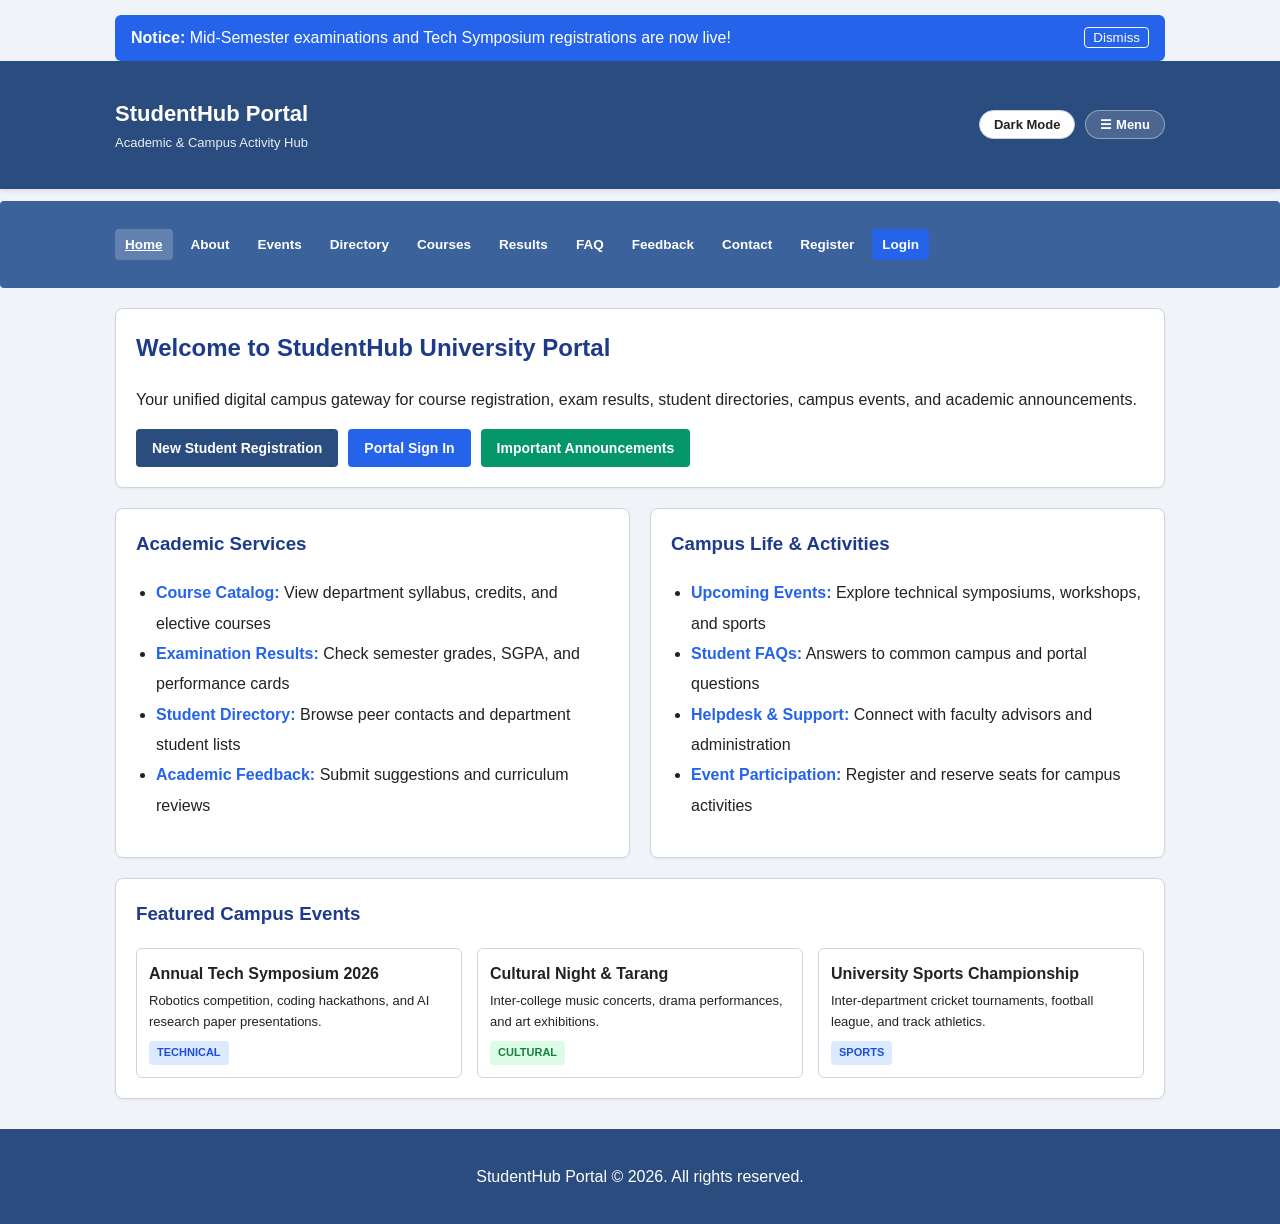
<file: student hub final/index.html>
<!DOCTYPE html>
<html lang="en">
<head>
    <meta charset="UTF-8">
    <meta name="viewport" content="width=device-width, initial-scale=1.0">
    <title>StudentHub - Academic & Campus Portal</title>
    <link rel="stylesheet" href="style.css">
    <script src="theme.js" defer></script>
    <script src="app.js" defer></script>
</head>
<body>

<div id="noticeBanner" class="container" style="margin-top: 15px; margin-bottom: 0;">
    <div style="background: #2563eb; color: #ffffff; padding: 10px 16px; border-radius: 6px; display: flex; justify-content: space-between; align-items: center;">
        <span><strong>Notice:</strong> Mid-Semester examinations and Tech Symposium registrations are now live!</span>
        <button id="closeBannerBtn" style="background: none; border: 1px solid #ffffff; color: #ffffff; border-radius: 4px; padding: 2px 8px; cursor: pointer;">Dismiss</button>
    </div>
</div>

<header>
    <div class="container header-top">
        <div>
            <h1>StudentHub Portal</h1>
            <p style="margin: 2px 0 0 0; font-size: 13px; opacity: 0.9;">Academic & Campus Activity Hub</p>
        </div>
        <div class="header-actions">
            <button id="themeToggleBtn" class="theme-toggle-btn" type="button">Dark Mode</button>
            <button id="hamburgerBtn" class="hamburger-btn" type="button" aria-label="Toggle navigation">☰ Menu</button>
        </div>
    </div>
</header>

<nav id="mainNav">
    <div class="container nav-links">
        <a href="index.html" class="active">Home</a>
        <a href="about.html">About</a>
        <a href="events.html">Events</a>
        <a href="directory.html">Directory</a>
        <a href="courses.html">Courses</a>
        <a href="results.html">Results</a>
        <a href="faq.html">FAQ</a>
        <a href="feedback.html">Feedback</a>
        <a href="contact.html">Contact</a>
        <a href="register.html">Register</a>
        <a href="login.php" class="nav-btn-highlight">Login</a>
    </div>
</nav>

<main class="container">
    <div class="box" style="margin-top: 20px;">
        <h2>Welcome to StudentHub University Portal</h2>
        <p>Your unified digital campus gateway for course registration, exam results, student directories, campus events, and academic announcements.</p>
        <div style="display: flex; gap: 10px; flex-wrap: wrap; margin-top: 15px;">
            <a href="register.html" class="btn">New Student Registration</a>
            <a href="login.php" class="btn" style="background: #2563eb;">Portal Sign In</a>
            <button type="button" id="openModalBtn" class="btn" style="background: #059669;">Important Announcements</button>
        </div>
    </div>

    <div style="display: grid; grid-template-columns: repeat(auto-fit, minmax(300px, 1fr)); gap: 20px;">
        <div class="box">
            <h3>Academic Services</h3>
            <ul style="line-height: 1.9; padding-left: 20px;">
                <li><a href="courses.html"><strong>Course Catalog:</strong></a> View department syllabus, credits, and elective courses</li>
                <li><a href="results.html"><strong>Examination Results:</strong></a> Check semester grades, SGPA, and performance cards</li>
                <li><a href="directory.html"><strong>Student Directory:</strong></a> Browse peer contacts and department student lists</li>
                <li><a href="feedback.html"><strong>Academic Feedback:</strong></a> Submit suggestions and curriculum reviews</li>
            </ul>
        </div>

        <div class="box">
            <h3>Campus Life & Activities</h3>
            <ul style="line-height: 1.9; padding-left: 20px;">
                <li><a href="events.html"><strong>Upcoming Events:</strong></a> Explore technical symposiums, workshops, and sports</li>
                <li><a href="faq.html"><strong>Student FAQs:</strong></a> Answers to common campus and portal questions</li>
                <li><a href="contact.html"><strong>Helpdesk & Support:</strong></a> Connect with faculty advisors and administration</li>
                <li><a href="register.html"><strong>Event Participation:</strong></a> Register and reserve seats for campus activities</li>
            </ul>
        </div>
    </div>

    <div class="box">
        <h3>Featured Campus Events</h3>
        <div style="display: grid; grid-template-columns: repeat(auto-fit, minmax(220px, 1fr)); gap: 15px; margin-top: 12px;">
            <div style="border: 1px solid var(--card-border); padding: 12px; border-radius: 6px;">
                <strong>Annual Tech Symposium 2026</strong>
                <p style="font-size: 13px; margin: 5px 0;">Robotics competition, coding hackathons, and AI research paper presentations.</p>
                <span class="badge badge-info">Technical</span>
            </div>
            <div style="border: 1px solid var(--card-border); padding: 12px; border-radius: 6px;">
                <strong>Cultural Night & Tarang</strong>
                <p style="font-size: 13px; margin: 5px 0;">Inter-college music concerts, drama performances, and art exhibitions.</p>
                <span class="badge badge-success">Cultural</span>
            </div>
            <div style="border: 1px solid var(--card-border); padding: 12px; border-radius: 6px;">
                <strong>University Sports Championship</strong>
                <p style="font-size: 13px; margin: 5px 0;">Inter-department cricket tournaments, football league, and track athletics.</p>
                <span class="badge badge-info">Sports</span>
            </div>
        </div>
    </div>
</main>

<div id="quickModal" style="display: none; position: fixed; top: 0; left: 0; width: 100%; height: 100%; background: rgba(0,0,0,0.6); z-index: 999; align-items: center; justify-content: center;">
    <div class="box" style="max-width: 480px; width: 90%; margin: auto; background: var(--card-bg); position: relative;">
        <h3>Important Campus Announcement</h3>
        <p>Mid-Semester examinations for the 3rd semester will commence next week. Please verify your course enrollments before the registration deadline.</p>
        <div style="text-align: right; margin-top: 15px;">
            <button type="button" id="closeModalBtn" class="btn" style="background: #2563eb;">Got it</button>
        </div>
    </div>
</div>

<footer>
    <div class="container footer-content">
        <p>StudentHub Portal &copy; 2026. All rights reserved.</p>
    </div>
</footer>

</body>
</html>
</file>
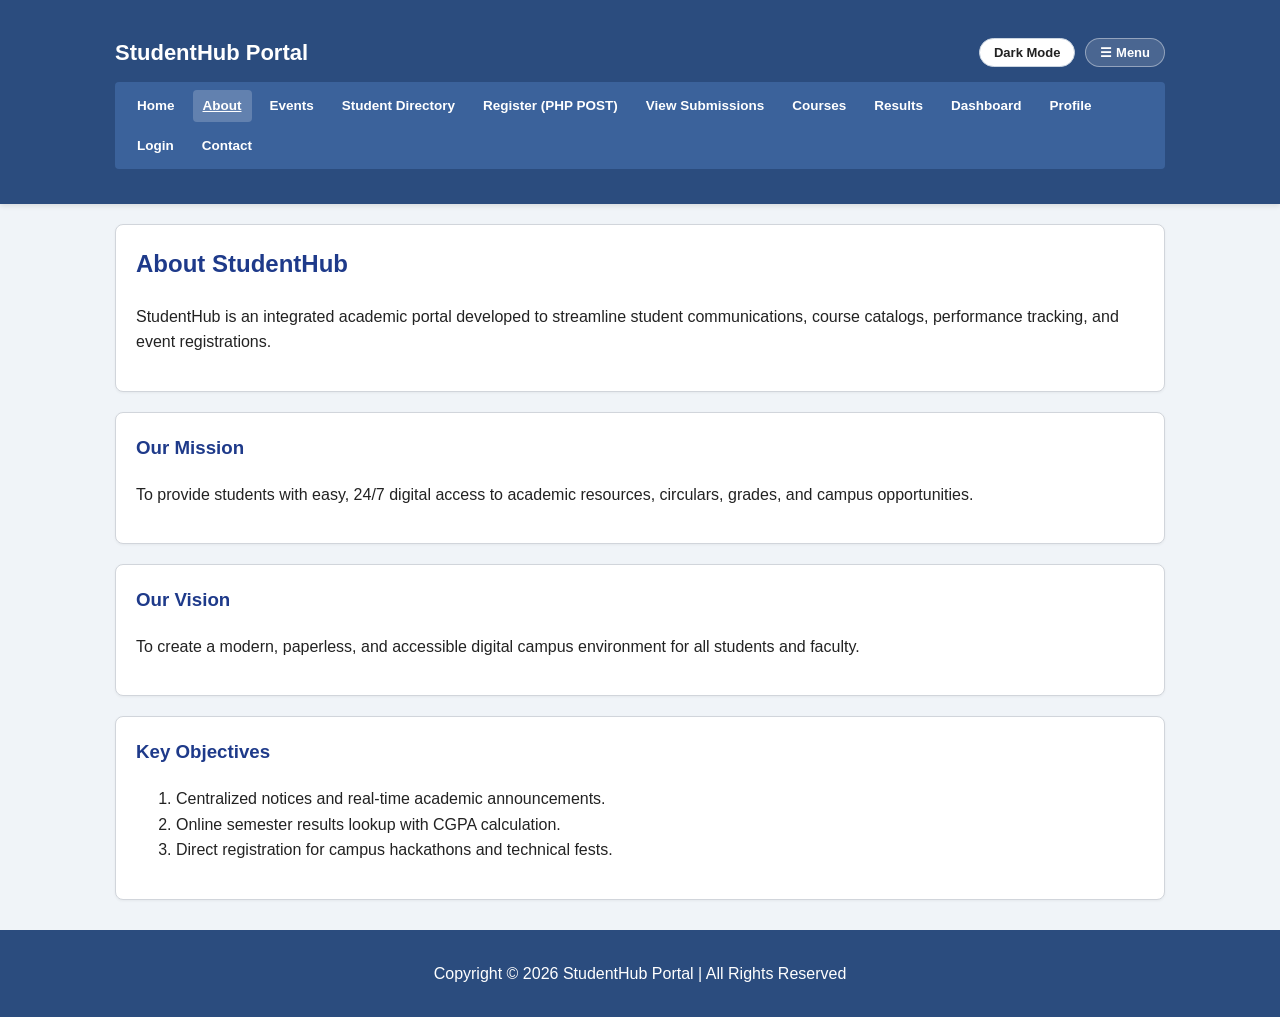
<file: student hub final/about.html>
﻿<!DOCTYPE html>
<html lang="en">
<head>
  <meta charset="UTF-8">
  <meta name="viewport" content="width=device-width, initial-scale=1.0">
  <title>StudentHub - About</title>
  <link rel="stylesheet" href="style.css">
  <script src="theme.js"></script>
</head>
<body>
    <header>
    <div class="container">
      <div class="header-top">
        <h1>StudentHub Portal</h1>
        <div class="header-actions">
          <button id="themeToggleBtn" class="theme-toggle-btn" type="button">Dark Mode</button>
          <button id="hamburgerBtn" class="hamburger-btn" type="button" aria-label="Toggle navigation">☰ Menu</button>
        </div>
      </div>
      <nav id="mainNav">
        <a href="index.html">Home</a>
        <a href="about.html" class="active">About</a>
        <a href="events.html">Events</a>
        <a href="directory.html">Student Directory</a>
        <a href="register.html">Register (PHP POST)</a>
        <a href="view_submissions.html">View Submissions</a>
        <a href="courses.html">Courses</a>
        <a href="results.html">Results</a>
        <a href="dashboard.html">Dashboard</a>
        <a href="profile.html">Profile</a>
        <a href="login.html">Login</a>
        <a href="contact.html">Contact</a>
      </nav>
    </div>
  </header>
  <main class="container">
    <div class="box">
      <h2>About StudentHub</h2>
      <p>StudentHub is an integrated academic portal developed to streamline student communications, course catalogs, performance tracking, and event registrations.</p>
    </div>

    <div class="flex-row">
      <div class="box" style="flex:1;">
        <h3>Our Mission</h3>
        <p>To provide students with easy, 24/7 digital access to academic resources, circulars, grades, and campus opportunities.</p>
      </div>
      <div class="box" style="flex:1;">
        <h3>Our Vision</h3>
        <p>To create a modern, paperless, and accessible digital campus environment for all students and faculty.</p>
      </div>
    </div>

    <div class="box">
      <h3>Key Objectives</h3>
      <ol>
        <li>Centralized notices and real-time academic announcements.</li>
        <li>Online semester results lookup with CGPA calculation.</li>
        <li>Direct registration for campus hackathons and technical fests.</li>
      </ol>
    </div>
  </main>

  <footer>
    <p>Copyright &copy; 2026 StudentHub Portal | All Rights Reserved</p>
  </footer>
</body>
</html>
</file>
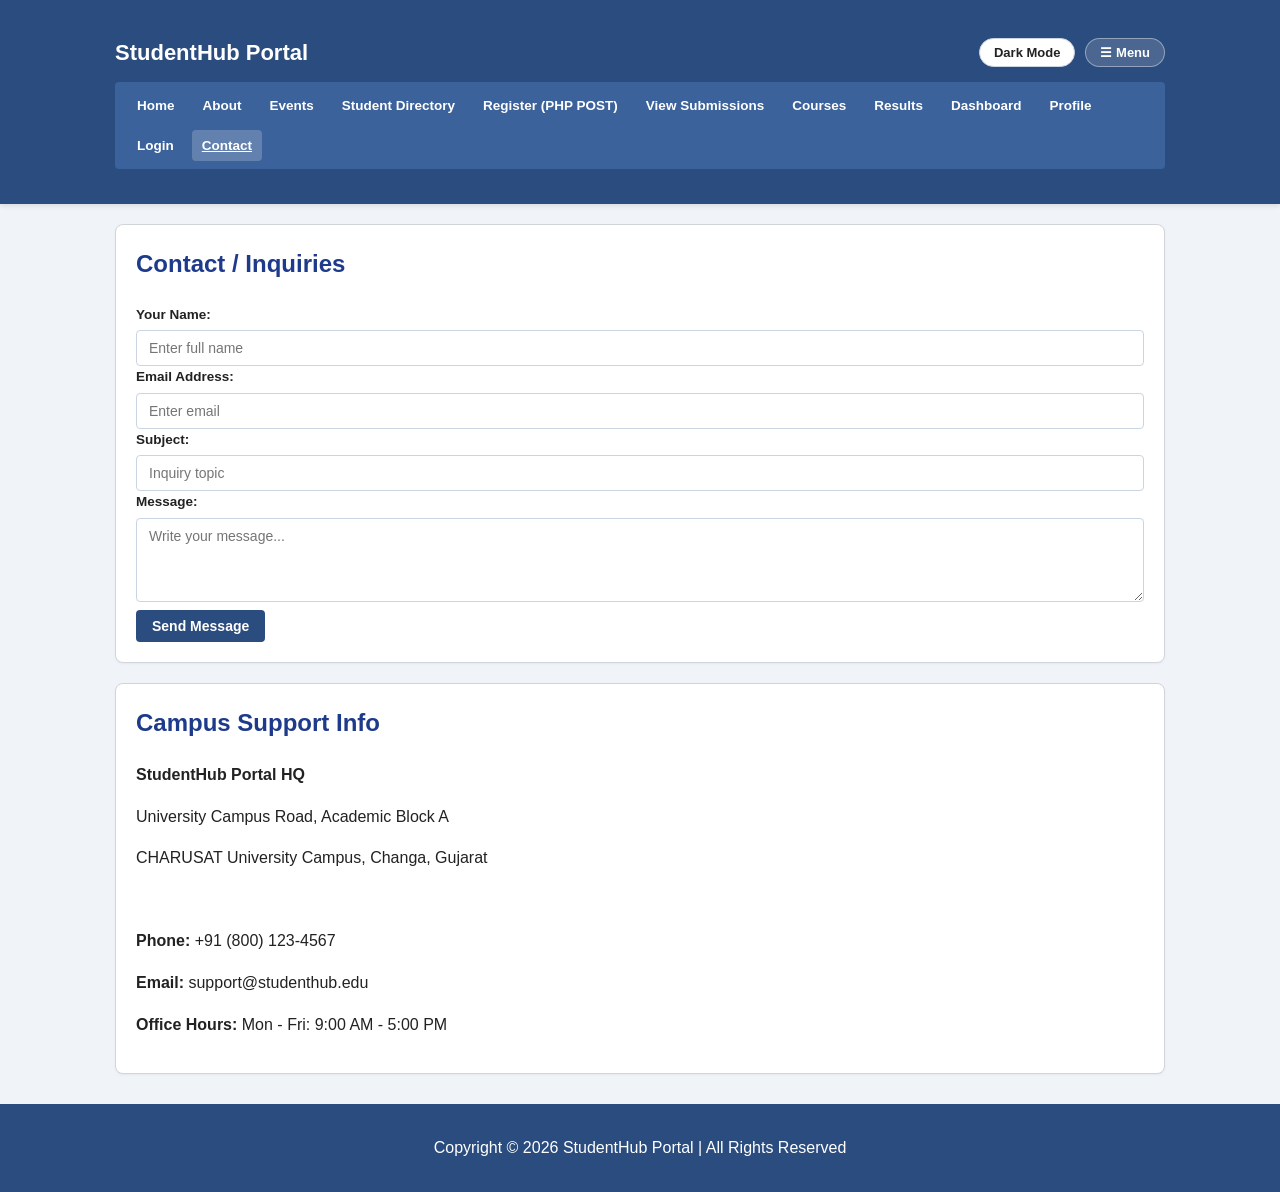
<file: student hub final/contact.html>
﻿<!DOCTYPE html>
<html lang="en">
<head>
  <meta charset="UTF-8">
  <meta name="viewport" content="width=device-width, initial-scale=1.0">
  <title>StudentHub - Contact</title>
  <link rel="stylesheet" href="style.css">
  <script src="theme.js"></script>
</head>
<body>
    <header>
    <div class="container">
      <div class="header-top">
        <h1>StudentHub Portal</h1>
        <div class="header-actions">
          <button id="themeToggleBtn" class="theme-toggle-btn" type="button">Dark Mode</button>
          <button id="hamburgerBtn" class="hamburger-btn" type="button" aria-label="Toggle navigation">☰ Menu</button>
        </div>
      </div>
      <nav id="mainNav">
        <a href="index.html">Home</a>
        <a href="about.html">About</a>
        <a href="events.html">Events</a>
        <a href="directory.html">Student Directory</a>
        <a href="register.html">Register (PHP POST)</a>
        <a href="view_submissions.html">View Submissions</a>
        <a href="courses.html">Courses</a>
        <a href="results.html">Results</a>
        <a href="dashboard.html">Dashboard</a>
        <a href="profile.html">Profile</a>
        <a href="login.html">Login</a>
        <a href="contact.html" class="active">Contact</a>
      </nav>
    </div>
  </header>
  <main class="container">
    <div class="flex-row">
      <div class="box" style="flex:1;">
        <h2>Contact / Inquiries</h2>
        <form action="index.html" method="get">
          <label for="cName">Your Name:</label>
          <input type="text" id="cName" placeholder="Enter full name" required>

          <label for="cEmail">Email Address:</label>
          <input type="email" id="cEmail" placeholder="Enter email" required>

          <label for="cSubject">Subject:</label>
          <input type="text" id="cSubject" placeholder="Inquiry topic" required>

          <label for="cMessage">Message:</label>
          <textarea id="cMessage" rows="4" placeholder="Write your message..." required></textarea>

          <button type="submit" class="btn">Send Message</button>
        </form>
      </div>

      <div class="box" style="flex:1;">
        <h2>Campus Support Info</h2>
        <p><strong>StudentHub Portal HQ</strong></p>
        <p>University Campus Road, Academic Block A</p>
        <p>CHARUSAT University Campus, Changa, Gujarat</p>
        <br>
        <p><strong>Phone:</strong> +91 (800) 123-4567</p>
        <p><strong>Email:</strong> support@studenthub.edu</p>
        <p><strong>Office Hours:</strong> Mon - Fri: 9:00 AM - 5:00 PM</p>
      </div>
    </div>
  </main>

  <footer>
    <p>Copyright &copy; 2026 StudentHub Portal | All Rights Reserved</p>
  </footer>
</body>
</html>
</file>
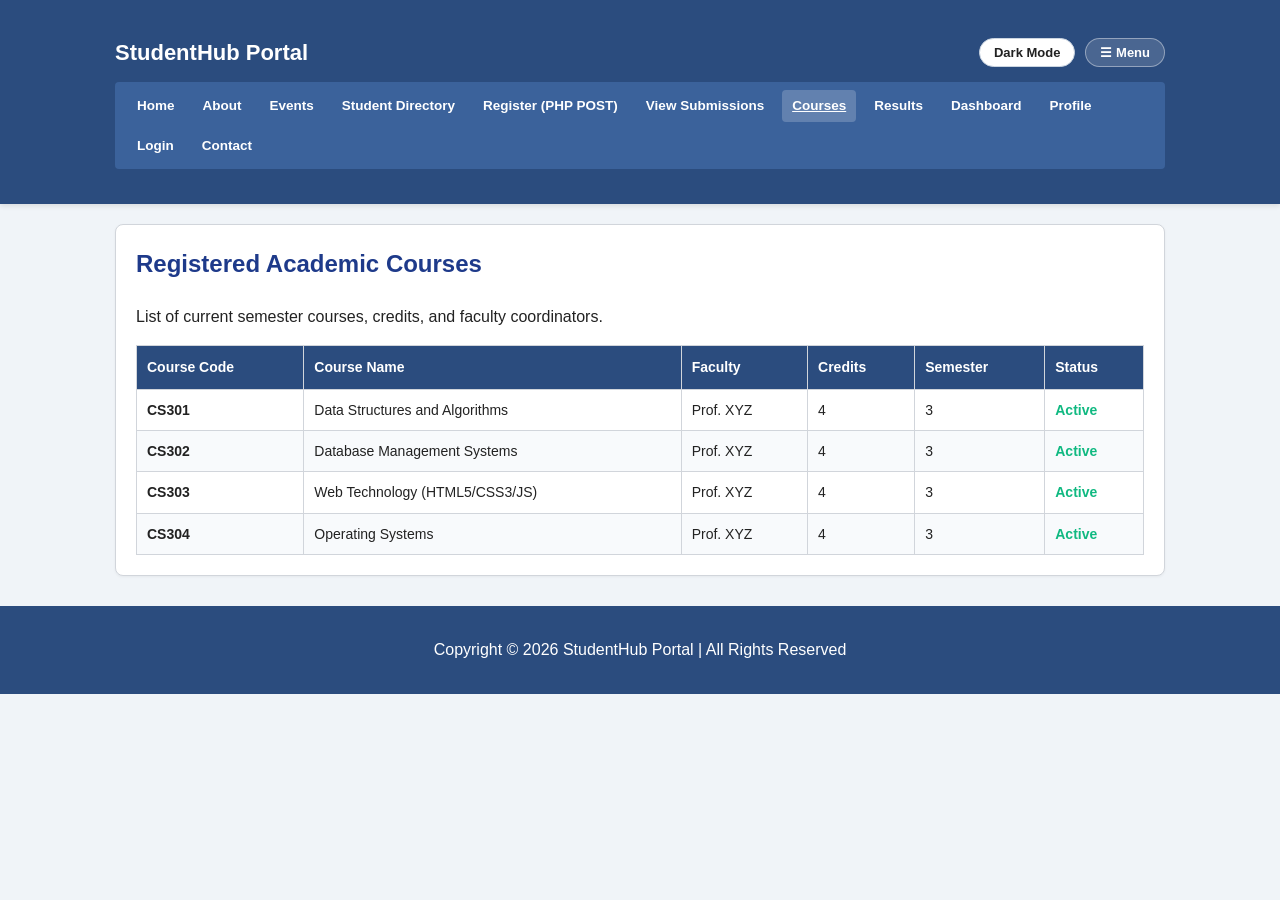
<file: student hub final/courses.html>
﻿<!DOCTYPE html>
<html lang="en">
<head>
  <meta charset="UTF-8">
  <meta name="viewport" content="width=device-width, initial-scale=1.0">
  <title>StudentHub - Courses</title>
  <link rel="stylesheet" href="style.css">
  <script src="theme.js"></script>
</head>
<body>
    <header>
    <div class="container">
      <div class="header-top">
        <h1>StudentHub Portal</h1>
        <div class="header-actions">
          <button id="themeToggleBtn" class="theme-toggle-btn" type="button">Dark Mode</button>
          <button id="hamburgerBtn" class="hamburger-btn" type="button" aria-label="Toggle navigation">☰ Menu</button>
        </div>
      </div>
      <nav id="mainNav">
        <a href="index.html">Home</a>
        <a href="about.html">About</a>
        <a href="events.html">Events</a>
        <a href="directory.html">Student Directory</a>
        <a href="register.html">Register (PHP POST)</a>
        <a href="view_submissions.html">View Submissions</a>
        <a href="courses.html" class="active">Courses</a>
        <a href="results.html">Results</a>
        <a href="dashboard.html">Dashboard</a>
        <a href="profile.html">Profile</a>
        <a href="login.html">Login</a>
        <a href="contact.html">Contact</a>
      </nav>
    </div>
  </header>
  <main class="container">
    <div class="box">
      <h2>Registered Academic Courses</h2>
      <p>List of current semester courses, credits, and faculty coordinators.</p>

      <table>
        <thead>
          <tr>
            <th>Course Code</th>
            <th>Course Name</th>
            <th>Faculty</th>
            <th>Credits</th>
            <th>Semester</th>
            <th>Status</th>
          </tr>
        </thead>
        <tbody>
          <tr>
            <td><strong>CS301</strong></td>
            <td>Data Structures and Algorithms</td>
            <td>Prof. XYZ</td>
            <td>4</td>
            <td>3</td>
            <td><span style="color:#10b981; font-weight:bold;">Active</span></td>
          </tr>
          <tr>
            <td><strong>CS302</strong></td>
            <td>Database Management Systems</td>
            <td>Prof. XYZ</td>
            <td>4</td>
            <td>3</td>
            <td><span style="color:#10b981; font-weight:bold;">Active</span></td>
          </tr>
          <tr>
            <td><strong>CS303</strong></td>
            <td>Web Technology (HTML5/CSS3/JS)</td>
            <td>Prof. XYZ</td>
            <td>4</td>
            <td>3</td>
            <td><span style="color:#10b981; font-weight:bold;">Active</span></td>
          </tr>
          <tr>
            <td><strong>CS304</strong></td>
            <td>Operating Systems</td>
            <td>Prof. XYZ</td>
            <td>4</td>
            <td>3</td>
            <td><span style="color:#10b981; font-weight:bold;">Active</span></td>
          </tr>
        </tbody>
      </table>
    </div>
  </main>

  <footer>
    <p>Copyright &copy; 2026 StudentHub Portal | All Rights Reserved</p>
  </footer>
</body>
</html>
</file>
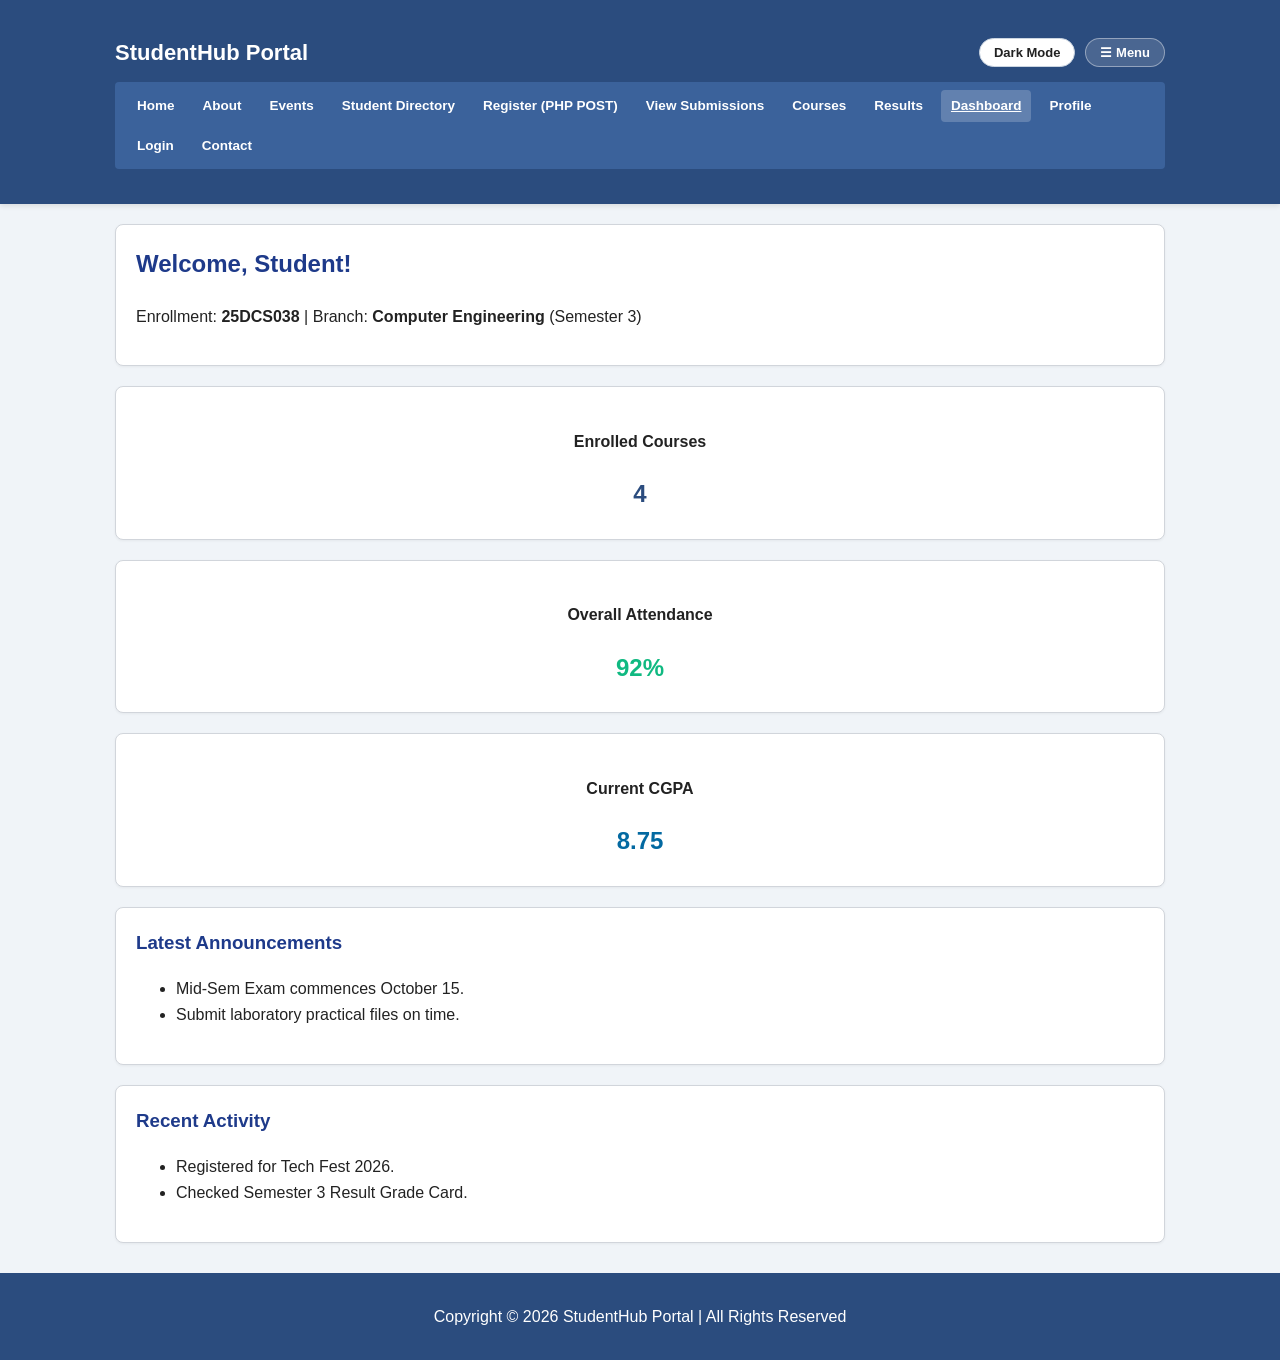
<file: student hub final/dashboard.html>
﻿<!DOCTYPE html>
<html lang="en">
<head>
  <meta charset="UTF-8">
  <meta name="viewport" content="width=device-width, initial-scale=1.0">
  <title>StudentHub - Dashboard</title>
  <link rel="stylesheet" href="style.css">
  <script src="theme.js"></script>
</head>
<body>
    <header>
    <div class="container">
      <div class="header-top">
        <h1>StudentHub Portal</h1>
        <div class="header-actions">
          <button id="themeToggleBtn" class="theme-toggle-btn" type="button">Dark Mode</button>
          <button id="hamburgerBtn" class="hamburger-btn" type="button" aria-label="Toggle navigation">☰ Menu</button>
        </div>
      </div>
      <nav id="mainNav">
        <a href="index.html">Home</a>
        <a href="about.html">About</a>
        <a href="events.html">Events</a>
        <a href="directory.html">Student Directory</a>
        <a href="register.html">Register (PHP POST)</a>
        <a href="view_submissions.html">View Submissions</a>
        <a href="courses.html">Courses</a>
        <a href="results.html">Results</a>
        <a href="dashboard.html" class="active">Dashboard</a>
        <a href="profile.html">Profile</a>
        <a href="login.html">Login</a>
        <a href="contact.html">Contact</a>
      </nav>
    </div>
  </header>
  <main class="container">
    <div class="box">
      <h2>Welcome, Student!</h2>
      <p>Enrollment: <strong>25DCS038</strong> | Branch: <strong>Computer Engineering</strong> (Semester 3)</p>
    </div>

    <div class="grid-3">
      <div class="box" style="text-align:center;">
        <h4>Enrolled Courses</h4>
        <p style="font-size:24px; font-weight:bold; color:var(--btn-bg); margin:5px 0;">4</p>
      </div>
      <div class="box" style="text-align:center;">
        <h4>Overall Attendance</h4>
        <p style="font-size:24px; font-weight:bold; color:#10b981; margin:5px 0;">92%</p>
      </div>
      <div class="box" style="text-align:center;">
        <h4>Current CGPA</h4>
        <p style="font-size:24px; font-weight:bold; color:#0369a1; margin:5px 0;">8.75</p>
      </div>
    </div>

    <div class="flex-row">
      <div class="box" style="flex:1;">
        <h3>Latest Announcements</h3>
        <ul>
          <li>Mid-Sem Exam commences October 15.</li>
          <li>Submit laboratory practical files on time.</li>
        </ul>
      </div>
      <div class="box" style="flex:1;">
        <h3>Recent Activity</h3>
        <ul>
          <li>Registered for Tech Fest 2026.</li>
          <li>Checked Semester 3 Result Grade Card.</li>
        </ul>
      </div>
    </div>
  </main>

  <footer>
    <p>Copyright &copy; 2026 StudentHub Portal | All Rights Reserved</p>
  </footer>
</body>
</html>
</file>
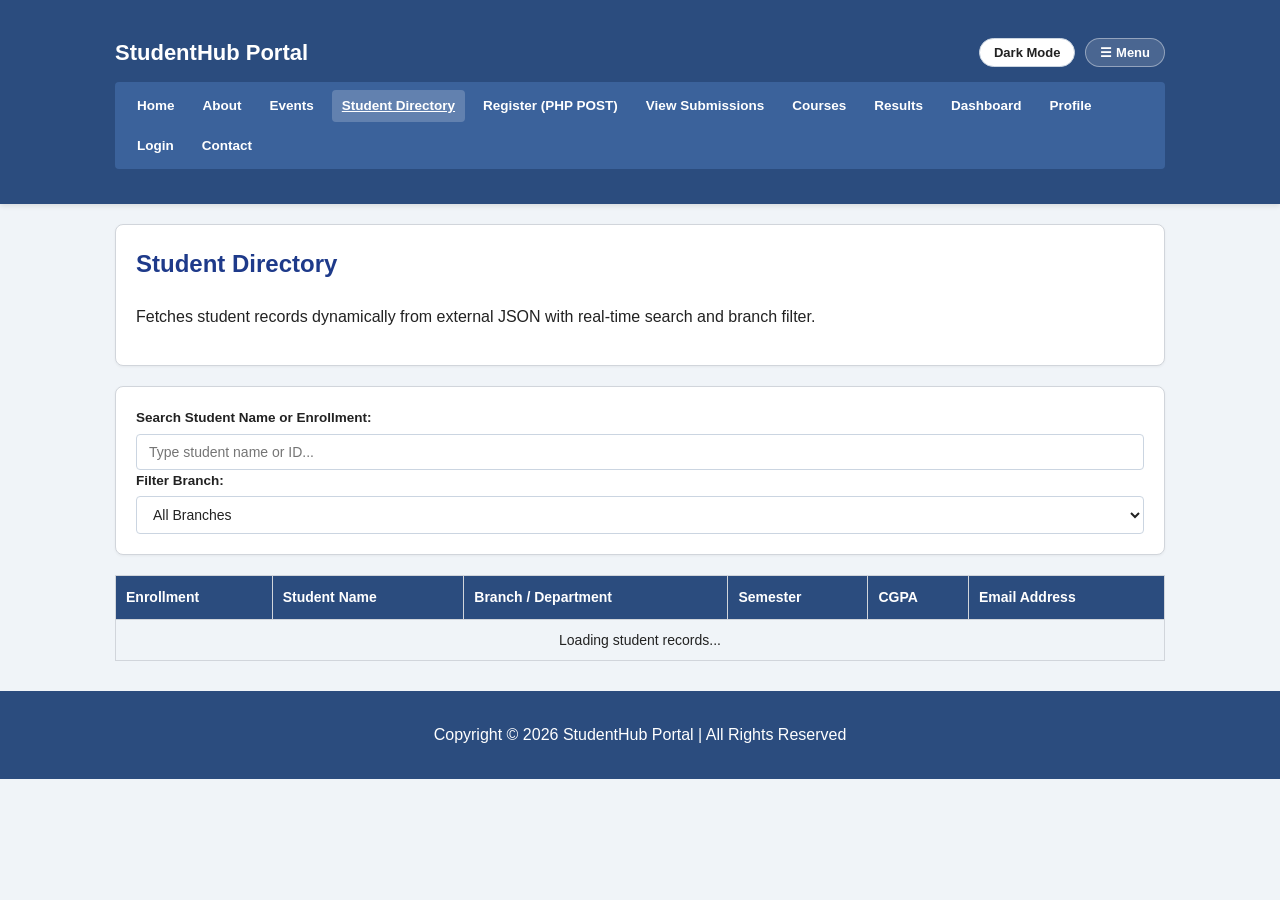
<file: student hub final/directory.html>
﻿<!DOCTYPE html>
<html lang="en">
<head>
  <meta charset="UTF-8">
  <meta name="viewport" content="width=device-width, initial-scale=1.0">
  <title>StudentHub - Student Directory</title>
  <link rel="stylesheet" href="style.css">
  <script src="theme.js"></script>
</head>
<body>
    <header>
    <div class="container">
      <div class="header-top">
        <h1>StudentHub Portal</h1>
        <div class="header-actions">
          <button id="themeToggleBtn" class="theme-toggle-btn" type="button">Dark Mode</button>
          <button id="hamburgerBtn" class="hamburger-btn" type="button" aria-label="Toggle navigation">☰ Menu</button>
        </div>
      </div>
      <nav id="mainNav">
        <a href="index.html">Home</a>
        <a href="about.html">About</a>
        <a href="events.html">Events</a>
        <a href="directory.html" class="active">Student Directory</a>
        <a href="register.html">Register (PHP POST)</a>
        <a href="view_submissions.html">View Submissions</a>
        <a href="courses.html">Courses</a>
        <a href="results.html">Results</a>
        <a href="dashboard.html">Dashboard</a>
        <a href="profile.html">Profile</a>
        <a href="login.html">Login</a>
        <a href="contact.html">Contact</a>
      </nav>
    </div>
  </header>
  <main class="container">
    <div class="page-intro">
      <h2>Student Directory</h2>
      <p>Fetches student records dynamically from external JSON with real-time search and branch filter.</p>
    </div>

    <div class="controls-box">
      <div class="control-item" style="flex: 2;">
        <label for="studentSearch">Search Student Name or Enrollment:</label>
        <input type="text" id="studentSearch" placeholder="Type student name or ID...">
      </div>

      <div class="control-item">
        <label for="branchFilter">Filter Branch:</label>
        <select id="branchFilter">
          <option value="all">All Branches</option>
          <option value="Computer Engineering">Computer Engineering</option>
          <option value="Information Technology">Information Technology</option>
          <option value="Electronics & Communication">Electronics & Communication</option>
          <option value="Mechanical Engineering">Mechanical Engineering</option>
        </select>
      </div>
    </div>

    <table id="studentsTable">
      <thead>
        <tr>
          <th>Enrollment</th>
          <th>Student Name</th>
          <th>Branch / Department</th>
          <th>Semester</th>
          <th>CGPA</th>
          <th>Email Address</th>
        </tr>
      </thead>
      <tbody id="studentsTableBody">
        <tr><td colspan="6" style="text-align:center;">Loading student records...</td></tr>
      </tbody>
    </table>
  </main>

  <footer>
    <p>Copyright &copy; 2026 StudentHub Portal | All Rights Reserved</p>
  </footer>

  <script>
    let allStudents = [];
    const fallbackStudents = [
      { id: 101, name: "Jeet Patel", enrollment: "25DCS038", branch: "Computer Engineering", semester: 3, cgpa: 8.75, email: "jeet.p@example.com" },
      { id: 102, name: "Aarav Sharma", enrollment: "25DCS012", branch: "Computer Engineering", semester: 3, cgpa: 9.10, email: "aarav.s@example.com" },
      { id: 103, name: "Diya Joshi", enrollment: "25DIT045", branch: "Information Technology", semester: 3, cgpa: 8.90, email: "diya.j@example.com" },
      { id: 104, name: "Rohan Mehta", enrollment: "25DEC020", branch: "Electronics & Communication", semester: 3, cgpa: 7.80, email: "rohan.m@example.com" },
      { id: 105, name: "Pooja Shah", enrollment: "25DIT060", branch: "Information Technology", semester: 3, cgpa: 9.35, email: "pooja.s@example.com" },
      { id: 106, name: "Karan Verma", enrollment: "25DME015", branch: "Mechanical Engineering", semester: 3, cgpa: 8.20, email: "karan.v@example.com" }
    ];

    async function loadStudents() {
      try {
        const res = await fetch("data/students.json");
        if (!res.ok) throw new Error("Status: " + res.status);
        allStudents = await res.json();
      } catch (err) {
        allStudents = fallbackStudents;
      }
      renderStudentsTable();
    }

    function renderStudentsTable() {
      const searchVal = document.getElementById("studentSearch").value.toLowerCase().trim();
      const branchVal = document.getElementById("branchFilter").value;
      const tbody = document.getElementById("studentsTableBody");

      const filtered = allStudents.filter(s => {
        const matchesSearch = s.name.toLowerCase().includes(searchVal) || s.enrollment.toLowerCase().includes(searchVal);
        const matchesBranch = (branchVal === "all") || (s.branch === branchVal);
        return matchesSearch && matchesBranch;
      });

      if (filtered.length === 0) {
        tbody.innerHTML = '<tr><td colspan="6" style="text-align:center; color:#ef4444;">No students matching criteria</td></tr>';
        return;
      }

      tbody.innerHTML = filtered.map(s => 
        <tr>
          <td><strong></strong></td>
          <td></td>
          <td></td>
          <td></td>
          <td><span style="font-weight:bold; color:#0369a1;"></span></td>
          <td></td>
        </tr>
      ).join("");
    }

    document.addEventListener("DOMContentLoaded", () => {
      loadStudents();
      document.getElementById("studentSearch").addEventListener("input", renderStudentsTable);
      document.getElementById("branchFilter").addEventListener("change", renderStudentsTable);
    });
  </script>
</body>
</html>
</file>
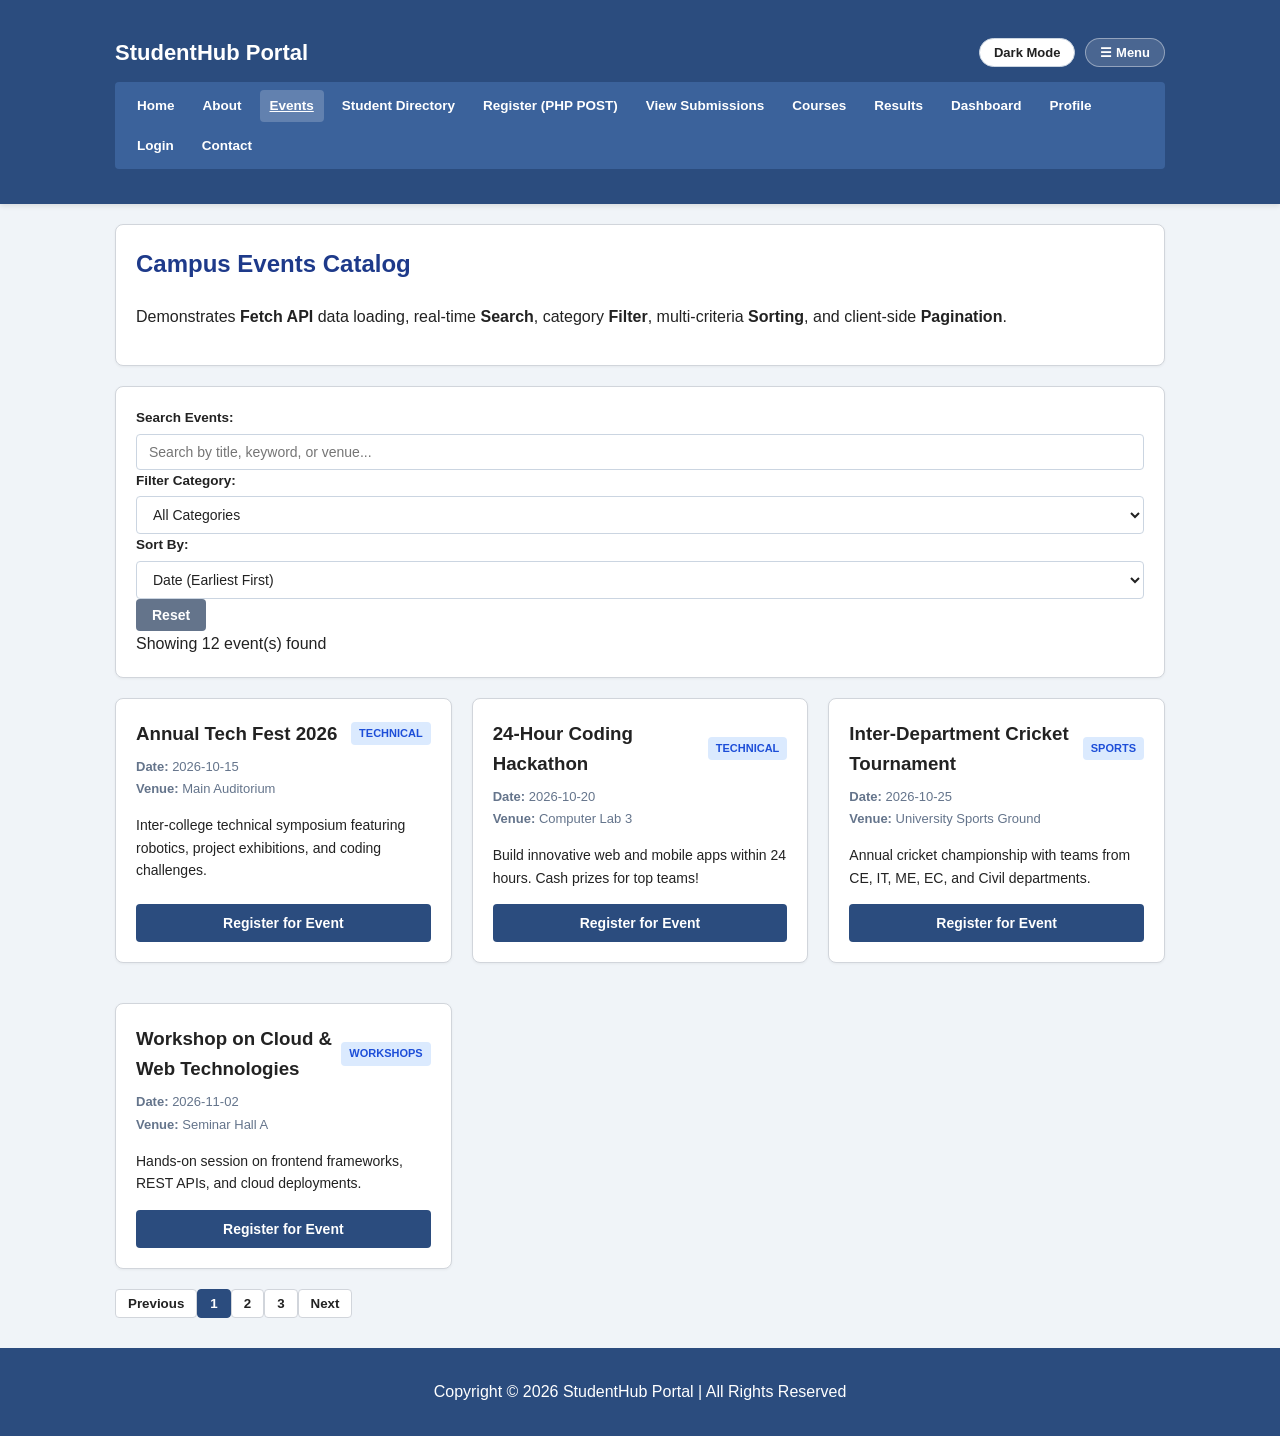
<file: student hub final/events.html>
﻿<!DOCTYPE html>
<html lang="en">
<head>
  <meta charset="UTF-8">
  <meta name="viewport" content="width=device-width, initial-scale=1.0">
  <title>StudentHub - Events</title>
  <link rel="stylesheet" href="style.css">
  <script src="theme.js"></script>
</head>
<body>
    <header>
    <div class="container">
      <div class="header-top">
        <h1>StudentHub Portal</h1>
        <div class="header-actions">
          <button id="themeToggleBtn" class="theme-toggle-btn" type="button">Dark Mode</button>
          <button id="hamburgerBtn" class="hamburger-btn" type="button" aria-label="Toggle navigation">☰ Menu</button>
        </div>
      </div>
      <nav id="mainNav">
        <a href="index.html">Home</a>
        <a href="about.html">About</a>
        <a href="events.html" class="active">Events</a>
        <a href="directory.html">Student Directory</a>
        <a href="register.html">Register (PHP POST)</a>
        <a href="view_submissions.html">View Submissions</a>
        <a href="courses.html">Courses</a>
        <a href="results.html">Results</a>
        <a href="dashboard.html">Dashboard</a>
        <a href="profile.html">Profile</a>
        <a href="login.html">Login</a>
        <a href="contact.html">Contact</a>
      </nav>
    </div>
  </header>
  <main class="container">
    <div class="page-intro">
      <h2>Campus Events Catalog</h2>
      <p>Demonstrates <strong>Fetch API</strong> data loading, real-time <strong>Search</strong>, category <strong>Filter</strong>, multi-criteria <strong>Sorting</strong>, and client-side <strong>Pagination</strong>.</p>
    </div>

    
    <div class="controls-box">
      <div class="control-item" style="flex: 2;">
        <label for="searchInput">Search Events:</label>
        <input type="text" id="searchInput" placeholder="Search by title, keyword, or venue...">
      </div>

      <div class="control-item">
        <label for="categoryFilter">Filter Category:</label>
        <select id="categoryFilter">
          <option value="all">All Categories</option>
          <option value="Technical">Technical</option>
          <option value="Sports">Sports</option>
          <option value="Workshops">Workshops</option>
          <option value="Cultural">Cultural</option>
        </select>
      </div>

      <div class="control-item">
        <label for="sortBy">Sort By:</label>
        <select id="sortBy">
          <option value="date-asc">Date (Earliest First)</option>
          <option value="date-desc">Date (Latest First)</option>
          <option value="title-asc">Title (A to Z)</option>
          <option value="title-desc">Title (Z to A)</option>
        </select>
      </div>

      <div class="control-item" style="flex: 0; min-width: auto; align-self: flex-end;">
        <button type="button" id="resetBtn" class="btn" style="background:#64748b;">Reset</button>
      </div>

      <div class="results-count" id="resultsCount">
        Loading events data...
      </div>
    </div>

    
    <div class="events-grid" id="eventsContainer">
      
    </div>

    
    <div class="pagination-container" id="paginationContainer"></div>
  </main>

  <footer>
    <p>Copyright &copy; 2026 StudentHub Portal | All Rights Reserved</p>
  </footer>

  <script src="app.js"></script>
</body>
</html>
</file>
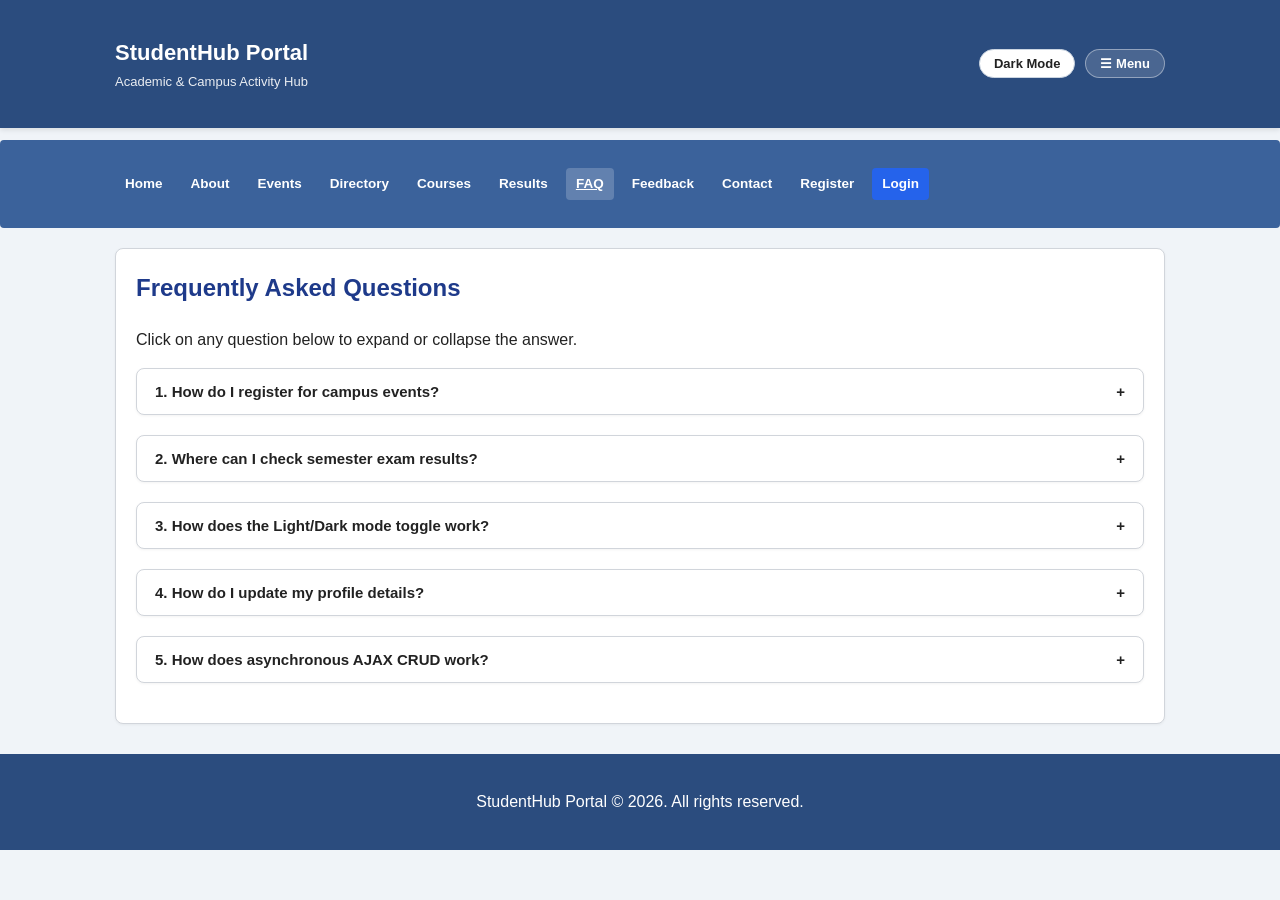
<file: student hub final/faq.html>
<!DOCTYPE html>
<html lang="en">
<head>
    <meta charset="UTF-8">
    <meta name="viewport" content="width=device-width, initial-scale=1.0">
    <title>StudentHub - Frequently Asked Questions</title>
    <link rel="stylesheet" href="style.css">
    <script src="theme.js" defer></script>
    <script src="app.js" defer></script>
</head>
<body>

<header>
    <div class="container header-top">
        <div>
            <h1>StudentHub Portal</h1>
            <p style="margin: 2px 0 0 0; font-size: 13px; opacity: 0.9;">Academic & Campus Activity Hub</p>
        </div>
        <div class="header-actions">
            <button id="themeToggleBtn" class="theme-toggle-btn" type="button">Dark Mode</button>
            <button id="hamburgerBtn" class="hamburger-btn" type="button" aria-label="Toggle navigation">☰ Menu</button>
        </div>
    </div>
</header>

<nav id="mainNav">
    <div class="container nav-links">
        <a href="index.html">Home</a>
        <a href="about.html">About</a>
        <a href="events.html">Events</a>
        <a href="directory.html">Directory</a>
        <a href="courses.html">Courses</a>
        <a href="results.html">Results</a>
        <a href="faq.html" class="active">FAQ</a>
        <a href="feedback.html">Feedback</a>
        <a href="contact.html">Contact</a>
        <a href="register.html">Register</a>
        <a href="login.php" class="nav-btn-highlight">Login</a>
    </div>
</nav>

<main class="container">
    <div class="box" style="margin-top: 20px;">
        <h2>Frequently Asked Questions</h2>
        <p>Click on any question below to expand or collapse the answer.</p>

        <div class="faq-item" style="margin-top: 15px;">
            <button class="faq-question">
                <span>1. How do I register for campus events?</span>
                <span class="faq-icon">+</span>
            </button>
            <div class="faq-answer">
                <p>Browse available events on the Events page or AJAX Live CRUD page, then submit your registration details.</p>
            </div>
        </div>

        <div class="faq-item">
            <button class="faq-question">
                <span>2. Where can I check semester exam results?</span>
                <span class="faq-icon">+</span>
            </button>
            <div class="faq-answer">
                <p>Navigate to the Results page, enter your enrollment number and select your semester to view grade breakdowns.</p>
            </div>
        </div>

        <div class="faq-item">
            <button class="faq-question">
                <span>3. How does the Light/Dark mode toggle work?</span>
                <span class="faq-icon">+</span>
            </button>
            <div class="faq-answer">
                <p>Clicking the toggle button toggles the dark-theme CSS class on the body element and saves your preference in browser localStorage.</p>
            </div>
        </div>

        <div class="faq-item">
            <button class="faq-question">
                <span>4. How do I update my profile details?</span>
                <span class="faq-icon">+</span>
            </button>
            <div class="faq-answer">
                <p>Log in with your student credentials and visit the Profile page to update your phone number and contact information.</p>
            </div>
        </div>

        <div class="faq-item">
            <button class="faq-question">
                <span>5. How does asynchronous AJAX CRUD work?</span>
                <span class="faq-icon">+</span>
            </button>
            <div class="faq-answer">
                <p>The AJAX CRUD page uses JavaScript Fetch API to communicate with PHP backend JSON endpoints (api_events.php) without full page reloads.</p>
            </div>
        </div>
    </div>
</main>

<footer>
    <div class="container footer-content">
        <p>StudentHub Portal &copy; 2026. All rights reserved.</p>
    </div>
</footer>

</body>
</html>
</file>
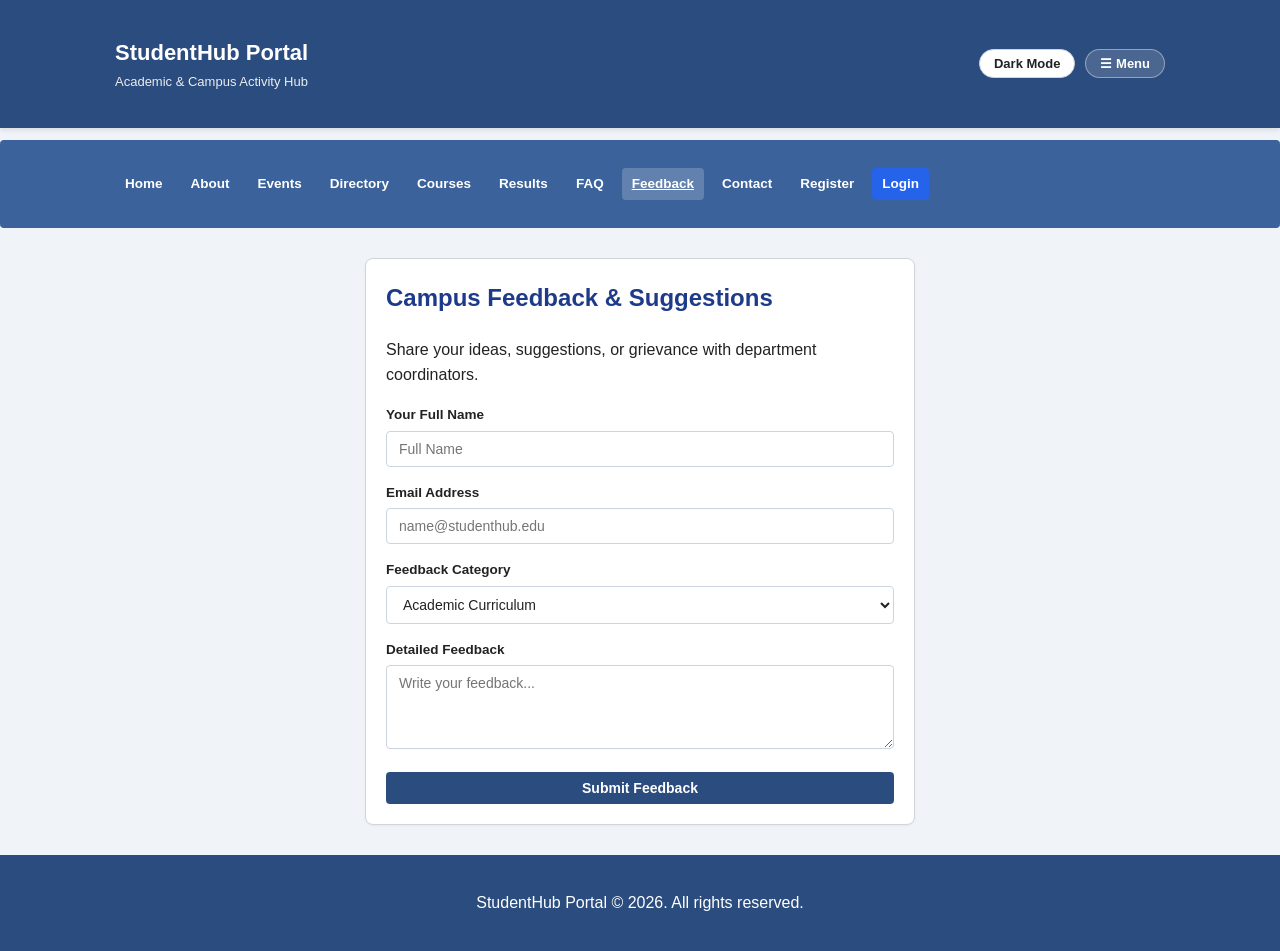
<file: student hub final/feedback.html>
<!DOCTYPE html>
<html lang="en">
<head>
    <meta charset="UTF-8">
    <meta name="viewport" content="width=device-width, initial-scale=1.0">
    <title>StudentHub - Feedback</title>
    <link rel="stylesheet" href="style.css">
    <script src="theme.js" defer></script>
</head>
<body>

<header>
    <div class="container header-top">
        <div>
            <h1>StudentHub Portal</h1>
            <p style="margin: 2px 0 0 0; font-size: 13px; opacity: 0.9;">Academic & Campus Activity Hub</p>
        </div>
        <div class="header-actions">
            <button id="themeToggleBtn" class="theme-toggle-btn" type="button">Dark Mode</button>
            <button id="hamburgerBtn" class="hamburger-btn" type="button" aria-label="Toggle navigation">☰ Menu</button>
        </div>
    </div>
</header>

<nav id="mainNav">
    <div class="container nav-links">
        <a href="index.html">Home</a>
        <a href="about.html">About</a>
        <a href="events.html">Events</a>
        <a href="directory.html">Directory</a>
        <a href="courses.html">Courses</a>
        <a href="results.html">Results</a>
        <a href="faq.html">FAQ</a>
        <a href="feedback.html" class="active">Feedback</a>
        <a href="contact.html">Contact</a>
        <a href="register.html">Register</a>
        <a href="login.php" class="nav-btn-highlight">Login</a>
    </div>
</nav>

<main class="container">
    <div class="box form-container" style="max-width: 550px; margin: 30px auto;">
        <h2>Campus Feedback & Suggestions</h2>
        <p>Share your ideas, suggestions, or grievance with department coordinators.</p>

        <form action="process_contact.php" method="POST">
            <div class="form-group">
                <label for="name">Your Full Name</label>
                <input type="text" id="name" name="name" required placeholder="Full Name">
            </div>

            <div class="form-group">
                <label for="email">Email Address</label>
                <input type="email" id="email" name="email" required placeholder="name@studenthub.edu">
            </div>

            <div class="form-group">
                <label for="category">Feedback Category</label>
                <select id="category" name="subject">
                    <option value="Academic Curriculum">Academic Curriculum</option>
                    <option value="Lab & Infrastructure">Lab & Infrastructure</option>
                    <option value="Events & Extra-curricular">Events & Extra-curricular</option>
                    <option value="General Suggestion">General Suggestion</option>
                </select>
            </div>

            <div class="form-group">
                <label for="message">Detailed Feedback</label>
                <textarea id="message" name="message" rows="4" required placeholder="Write your feedback..."></textarea>
            </div>

            <button type="submit" class="btn" style="width: 100%;">Submit Feedback</button>
        </form>
    </div>
</main>

<footer>
    <div class="container footer-content">
        <p>StudentHub Portal &copy; 2026. All rights reserved.</p>
    </div>
</footer>

</body>
</html>
</file>
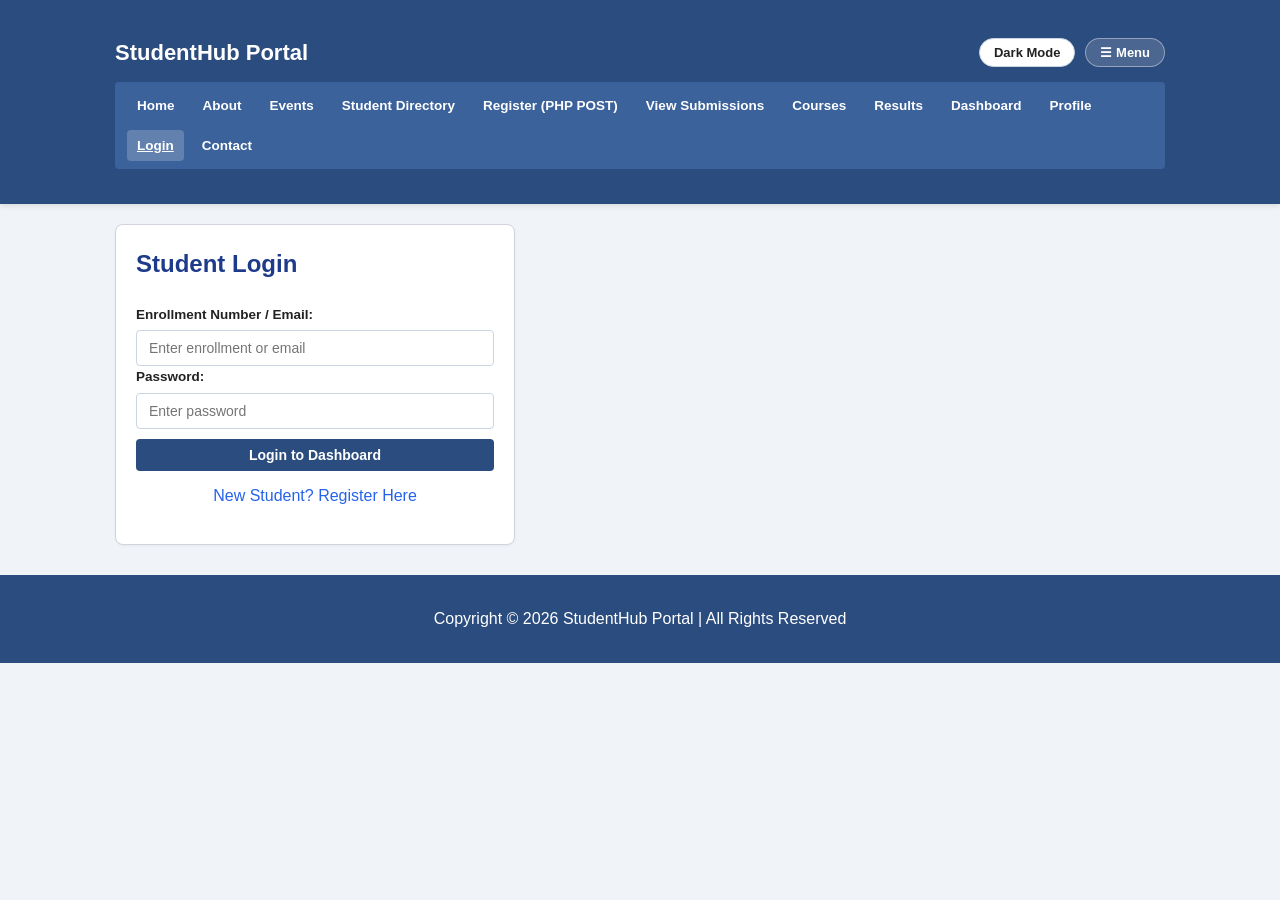
<file: student hub final/login.html>
﻿<!DOCTYPE html>
<html lang="en">
<head>
  <meta charset="UTF-8">
  <meta name="viewport" content="width=device-width, initial-scale=1.0">
  <title>StudentHub - Login</title>
  <link rel="stylesheet" href="style.css">
  <script src="theme.js"></script>
</head>
<body>
    <header>
    <div class="container">
      <div class="header-top">
        <h1>StudentHub Portal</h1>
        <div class="header-actions">
          <button id="themeToggleBtn" class="theme-toggle-btn" type="button">Dark Mode</button>
          <button id="hamburgerBtn" class="hamburger-btn" type="button" aria-label="Toggle navigation">☰ Menu</button>
        </div>
      </div>
      <nav id="mainNav">
        <a href="index.html">Home</a>
        <a href="about.html">About</a>
        <a href="events.html">Events</a>
        <a href="directory.html">Student Directory</a>
        <a href="register.html">Register (PHP POST)</a>
        <a href="view_submissions.html">View Submissions</a>
        <a href="courses.html">Courses</a>
        <a href="results.html">Results</a>
        <a href="dashboard.html">Dashboard</a>
        <a href="profile.html">Profile</a>
        <a href="login.html" class="active">Login</a>
        <a href="contact.html">Contact</a>
      </nav>
    </div>
  </header>
  <main class="container">
    <div class="form-box" style="max-width:400px;">
      <h2>Student Login</h2>
      <form action="dashboard.html" method="get">
        <label for="loginUser">Enrollment Number / Email:</label>
        <input type="text" id="loginUser" placeholder="Enter enrollment or email" required>

        <label for="loginPass">Password:</label>
        <input type="password" id="loginPass" placeholder="Enter password" required>

        <button type="submit" class="btn" style="width:100%; margin-top:10px;">Login to Dashboard</button>
      </form>
      <p style="margin-top:12px; text-align:center;"><a href="register.html">New Student? Register Here</a></p>
    </div>
  </main>

  <footer>
    <p>Copyright &copy; 2026 StudentHub Portal | All Rights Reserved</p>
  </footer>
</body>
</html>
</file>
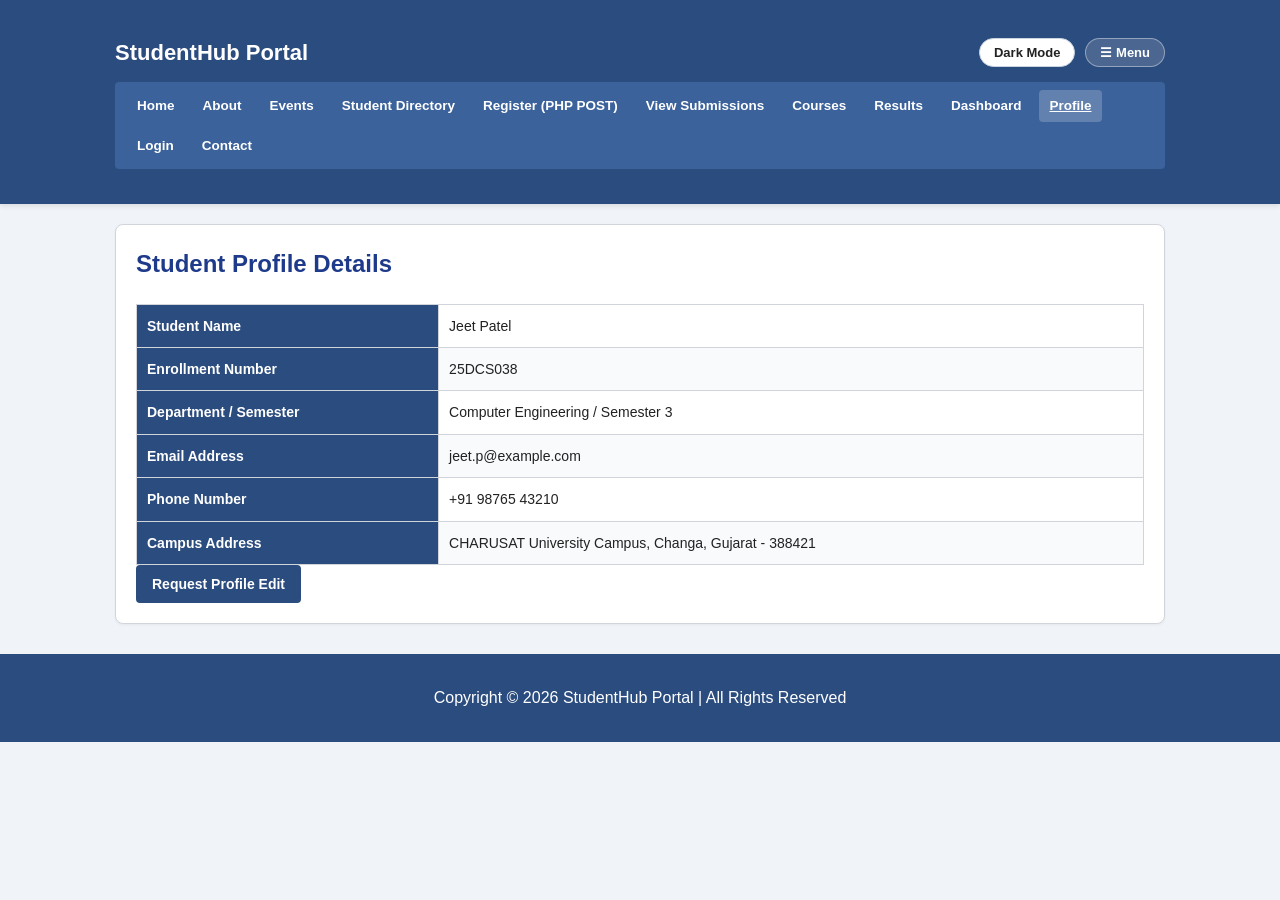
<file: student hub final/profile.html>
﻿<!DOCTYPE html>
<html lang="en">
<head>
  <meta charset="UTF-8">
  <meta name="viewport" content="width=device-width, initial-scale=1.0">
  <title>StudentHub - Profile</title>
  <link rel="stylesheet" href="style.css">
  <script src="theme.js"></script>
</head>
<body>
    <header>
    <div class="container">
      <div class="header-top">
        <h1>StudentHub Portal</h1>
        <div class="header-actions">
          <button id="themeToggleBtn" class="theme-toggle-btn" type="button">Dark Mode</button>
          <button id="hamburgerBtn" class="hamburger-btn" type="button" aria-label="Toggle navigation">☰ Menu</button>
        </div>
      </div>
      <nav id="mainNav">
        <a href="index.html">Home</a>
        <a href="about.html">About</a>
        <a href="events.html">Events</a>
        <a href="directory.html">Student Directory</a>
        <a href="register.html">Register (PHP POST)</a>
        <a href="view_submissions.html">View Submissions</a>
        <a href="courses.html">Courses</a>
        <a href="results.html">Results</a>
        <a href="dashboard.html">Dashboard</a>
        <a href="profile.html" class="active">Profile</a>
        <a href="login.html">Login</a>
        <a href="contact.html">Contact</a>
      </nav>
    </div>
  </header>
  <main class="container">
    <div class="box">
      <h2>Student Profile Details</h2>

      <table>
        <tbody>
          <tr>
            <th style="width:30%;">Student Name</th>
            <td>Jeet Patel</td>
          </tr>
          <tr>
            <th>Enrollment Number</th>
            <td>25DCS038</td>
          </tr>
          <tr>
            <th>Department / Semester</th>
            <td>Computer Engineering / Semester 3</td>
          </tr>
          <tr>
            <th>Email Address</th>
            <td>jeet.p@example.com</td>
          </tr>
          <tr>
            <th>Phone Number</th>
            <td>+91 98765 43210</td>
          </tr>
          <tr>
            <th>Campus Address</th>
            <td>CHARUSAT University Campus, Changa, Gujarat - 388421</td>
          </tr>
        </tbody>
      </table>

      <a href="contact.html" class="btn">Request Profile Edit</a>
    </div>
  </main>

  <footer>
    <p>Copyright &copy; 2026 StudentHub Portal | All Rights Reserved</p>
  </footer>
</body>
</html>
</file>
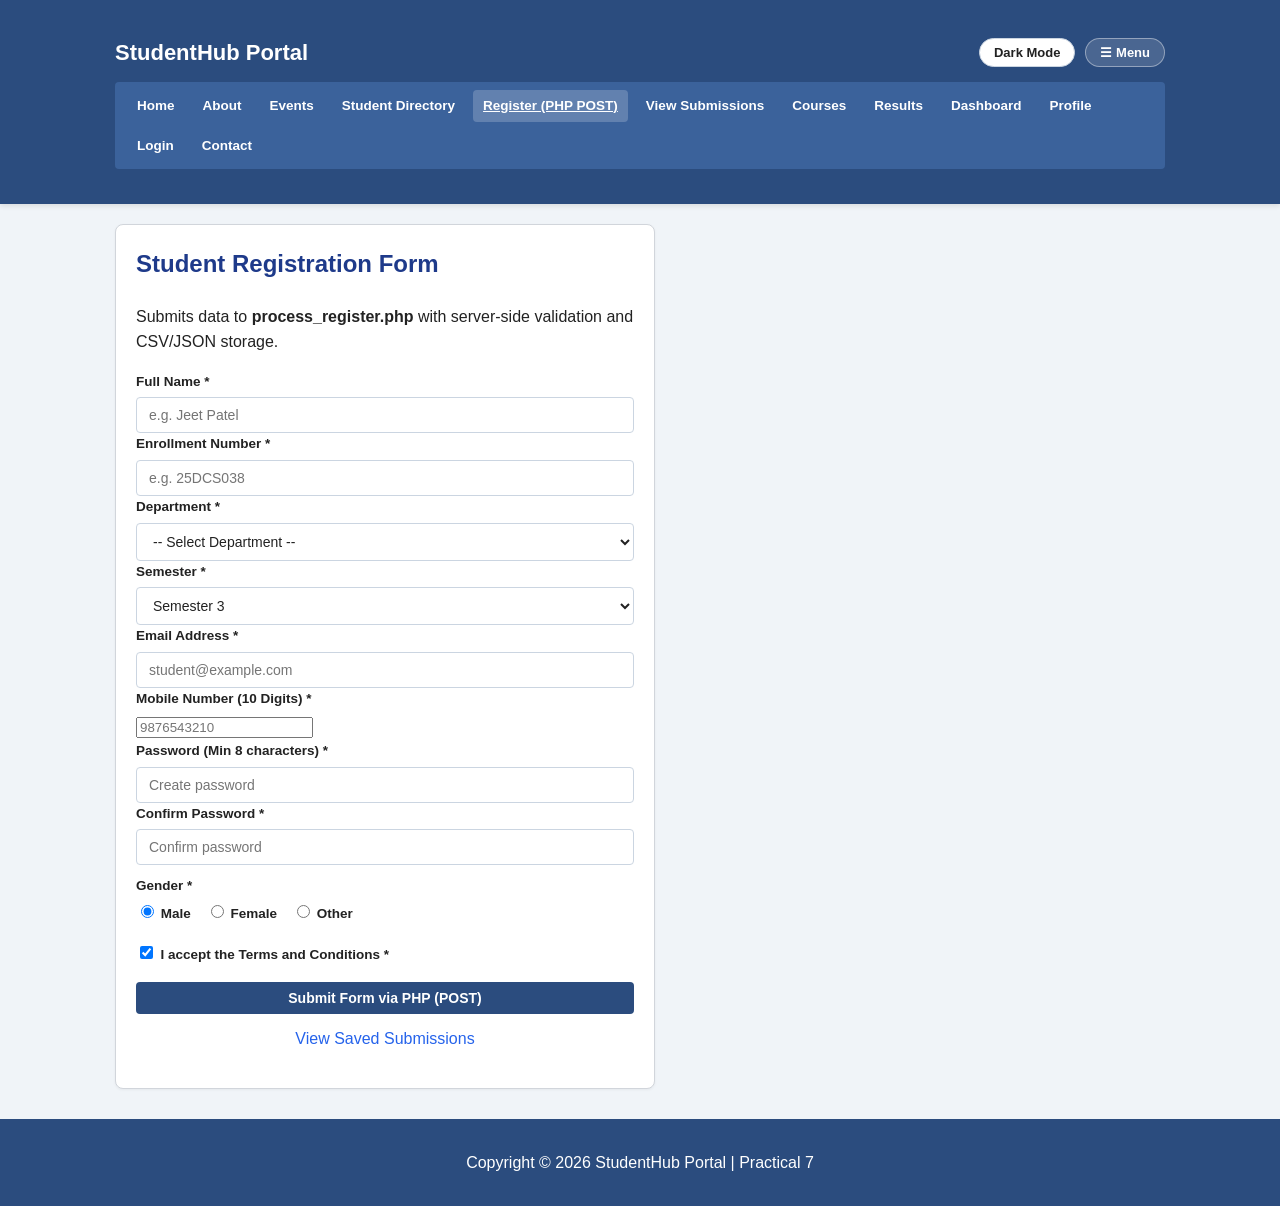
<file: student hub final/register.html>
﻿<!DOCTYPE html>
<html lang="en">
<head>
  <meta charset="UTF-8">
  <meta name="viewport" content="width=device-width, initial-scale=1.0">
  <title>StudentHub - Register (PHP Form Processing)</title>
  <link rel="stylesheet" href="style.css">
  <script src="theme.js"></script>
</head>
<body>
  <header>
    <div class="container">
      <div class="header-top">
        <h1>StudentHub Portal</h1>
        <div class="header-actions">
          <button id="themeToggleBtn" class="theme-toggle-btn" type="button">Dark Mode</button>
          <button id="hamburgerBtn" class="hamburger-btn" type="button" aria-label="Toggle navigation">☰ Menu</button>
        </div>
      </div>
      <nav id="mainNav">
        <a href="index.html">Home</a>
        <a href="about.html">About</a>
        <a href="events.html">Events</a>
        <a href="directory.html">Student Directory</a>
        <a href="register.html" class="active">Register (PHP POST)</a>
        <a href="view_submissions.html">View Submissions</a>
        <a href="courses.html">Courses</a>
        <a href="results.html">Results</a>
        <a href="dashboard.html">Dashboard</a>
        <a href="profile.html">Profile</a>
        <a href="login.html">Login</a>
        <a href="contact.html">Contact</a>
      </nav>
    </div>
  </header>
  <main class="container">
    <div class="form-box" style="max-width: 540px;">
      <h2>Student Registration Form</h2>
      <p>Submits data to <strong>process_register.php</strong> with server-side validation and CSV/JSON storage.</p>

      <form action="process_register.php" method="POST">

        <label for="fullName">Full Name *</label>
        <input type="text" id="fullName" name="fullName" placeholder="e.g. Jeet Patel" required>

        <label for="enrollment">Enrollment Number *</label>
        <input type="text" id="enrollment" name="enrollment" placeholder="e.g. 25DCS038" required>

        <label for="department">Department *</label>
        <select id="department" name="department" required>
          <option value="">-- Select Department --</option>
          <option value="Computer Engineering">Computer Engineering</option>
          <option value="Information Technology">Information Technology</option>
          <option value="Electronics & Communication">Electronics & Communication</option>
          <option value="Mechanical Engineering">Mechanical Engineering</option>
        </select>

        <label for="semester">Semester *</label>
        <select id="semester" name="semester" required>
          <option value="">-- Select Semester --</option>
          <option value="Semester 1">Semester 1</option>
          <option value="Semester 2">Semester 2</option>
          <option value="Semester 3" selected>Semester 3</option>
          <option value="Semester 4">Semester 4</option>
        </select>

        <label for="email">Email Address *</label>
        <input type="email" id="email" name="email" placeholder="student@example.com" required>

        <label for="mobile">Mobile Number (10 Digits) *</label>
        <input type="tel" id="mobile" name="mobile" placeholder="9876543210" maxlength="10" required>

        <label for="password">Password (Min 8 characters) *</label>
        <input type="password" id="password" name="password" placeholder="Create password" required>

        <label for="confirmPassword">Confirm Password *</label>
        <input type="password" id="confirmPassword" name="confirmPassword" placeholder="Confirm password" required>

        <label style="display:block; margin-top:10px;">Gender *</label>
        <div style="display:flex; gap:15px; margin-bottom:12px;">
          <label><input type="radio" name="gender" value="Male" checked> Male</label>
          <label><input type="radio" name="gender" value="Female"> Female</label>
          <label><input type="radio" name="gender" value="Other"> Other</label>
        </div>

        <div style="margin-bottom:15px;">
          <input type="checkbox" id="terms" name="terms" required checked>
          <label for="terms" style="display:inline;"> I accept the Terms and Conditions *</label>
        </div>

        <button type="submit" class="btn" style="width:100%;">Submit Form via PHP (POST)</button>
      </form>

      <p style="margin-top:12px; text-align:center;">
        <a href="view_submissions.html">View Saved Submissions</a>
      </p>
    </div>
  </main>

  <footer>
    <p>Copyright &copy; 2026 StudentHub Portal | Practical 7</p>
  </footer>
</body>
</html>
</file>
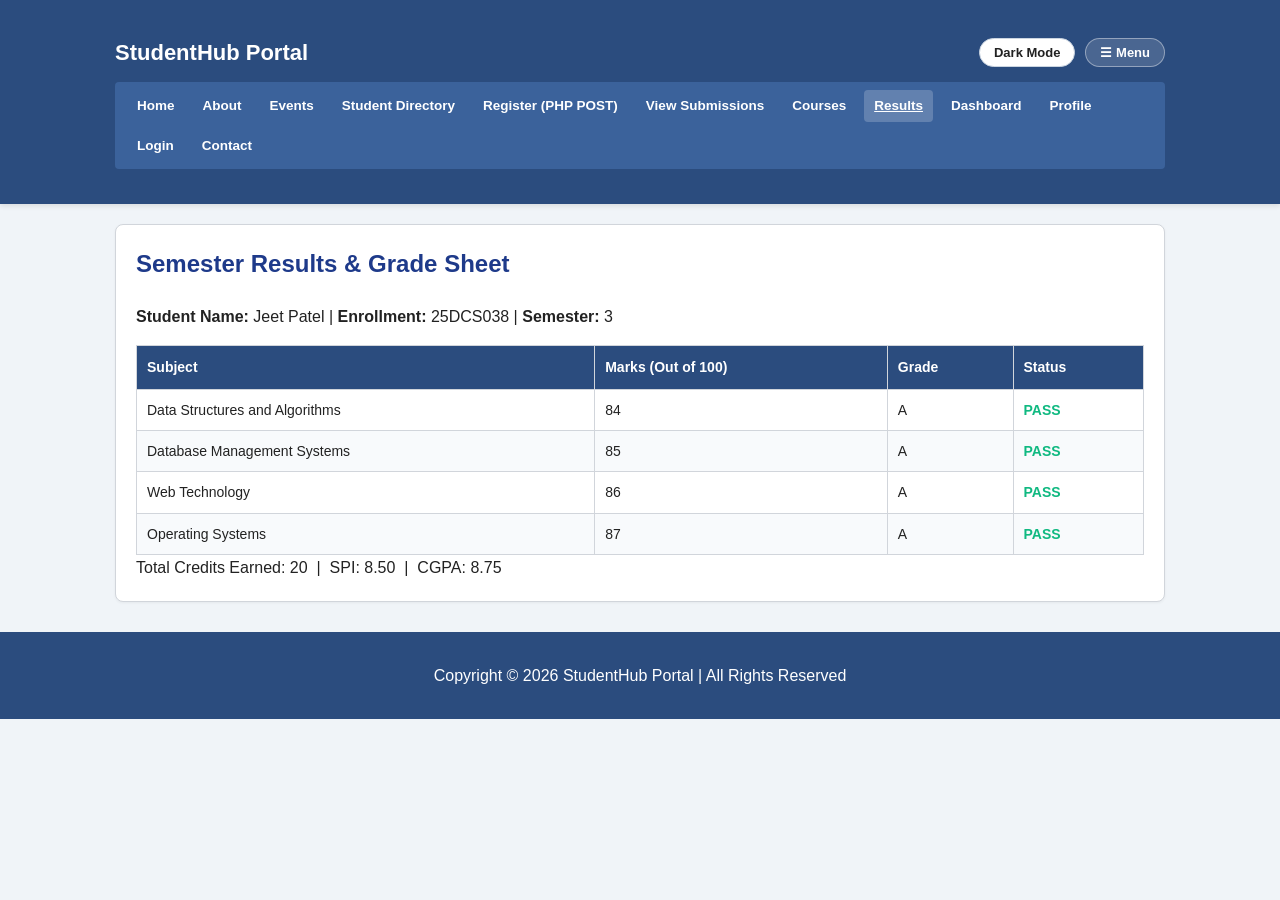
<file: student hub final/results.html>
﻿<!DOCTYPE html>
<html lang="en">
<head>
  <meta charset="UTF-8">
  <meta name="viewport" content="width=device-width, initial-scale=1.0">
  <title>StudentHub - Results</title>
  <link rel="stylesheet" href="style.css">
  <script src="theme.js"></script>
</head>
<body>
    <header>
    <div class="container">
      <div class="header-top">
        <h1>StudentHub Portal</h1>
        <div class="header-actions">
          <button id="themeToggleBtn" class="theme-toggle-btn" type="button">Dark Mode</button>
          <button id="hamburgerBtn" class="hamburger-btn" type="button" aria-label="Toggle navigation">☰ Menu</button>
        </div>
      </div>
      <nav id="mainNav">
        <a href="index.html">Home</a>
        <a href="about.html">About</a>
        <a href="events.html">Events</a>
        <a href="directory.html">Student Directory</a>
        <a href="register.html">Register (PHP POST)</a>
        <a href="view_submissions.html">View Submissions</a>
        <a href="courses.html">Courses</a>
        <a href="results.html" class="active">Results</a>
        <a href="dashboard.html">Dashboard</a>
        <a href="profile.html">Profile</a>
        <a href="login.html">Login</a>
        <a href="contact.html">Contact</a>
      </nav>
    </div>
  </header>
  <main class="container">
    <div class="box">
      <h2>Semester Results & Grade Sheet</h2>
      <p><strong>Student Name:</strong> Jeet Patel | <strong>Enrollment:</strong> 25DCS038 | <strong>Semester:</strong> 3</p>

      <table>
        <thead>
          <tr>
            <th>Subject</th>
            <th>Marks (Out of 100)</th>
            <th>Grade</th>
            <th>Status</th>
          </tr>
        </thead>
        <tbody>
          <tr>
            <td>Data Structures and Algorithms</td>
            <td>84</td>
            <td>A</td>
            <td><span style="color:#10b981; font-weight:bold;">PASS</span></td>
          </tr>
          <tr>
            <td>Database Management Systems</td>
            <td>85</td>
            <td>A</td>
            <td><span style="color:#10b981; font-weight:bold;">PASS</span></td>
          </tr>
          <tr>
            <td>Web Technology</td>
            <td>86</td>
            <td>A</td>
            <td><span style="color:#10b981; font-weight:bold;">PASS</span></td>
          </tr>
          <tr>
            <td>Operating Systems</td>
            <td>87</td>
            <td>A</td>
            <td><span style="color:#10b981; font-weight:bold;">PASS</span></td>
          </tr>
        </tbody>
      </table>

      <div class="summary-box">
        Total Credits Earned: 20 &nbsp;|&nbsp; SPI: 8.50 &nbsp;|&nbsp; CGPA: 8.75
      </div>
    </div>
  </main>

  <footer>
    <p>Copyright &copy; 2026 StudentHub Portal | All Rights Reserved</p>
  </footer>
</body>
</html>
</file>
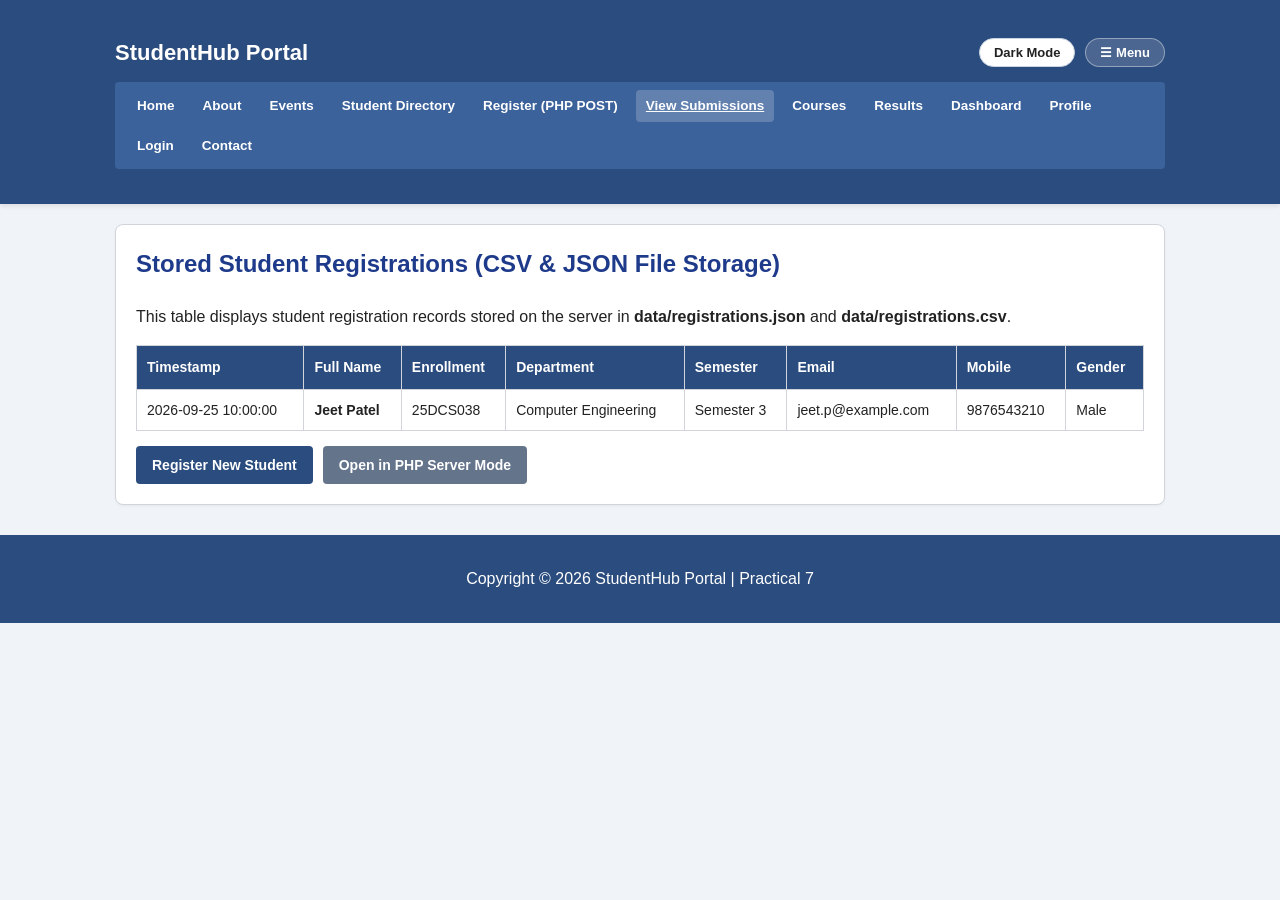
<file: student hub final/view_submissions.html>
﻿<!DOCTYPE html>
<html lang="en">
<head>
  <meta charset="UTF-8">
  <meta name="viewport" content="width=device-width, initial-scale=1.0">
  <title>StudentHub - View Stored Submissions</title>
  <link rel="stylesheet" href="style.css">
  <script src="theme.js"></script>
</head>
<body>
  <header>
    <div class="container">
      <div class="header-top">
        <h1>StudentHub Portal</h1>
        <div class="header-actions">
          <button id="themeToggleBtn" class="theme-toggle-btn" type="button">Dark Mode</button>
          <button id="hamburgerBtn" class="hamburger-btn" type="button" aria-label="Toggle navigation">☰ Menu</button>
        </div>
      </div>
      <nav id="mainNav">
        <a href="index.html">Home</a>
        <a href="about.html">About</a>
        <a href="events.html">Events</a>
        <a href="directory.html">Student Directory</a>
        <a href="register.html">Register (PHP POST)</a>
        <a href="view_submissions.html" class="active">View Submissions</a>
        <a href="courses.html">Courses</a>
        <a href="results.html">Results</a>
        <a href="dashboard.html">Dashboard</a>
        <a href="profile.html">Profile</a>
        <a href="login.html">Login</a>
        <a href="contact.html">Contact</a>
      </nav>
    </div>
  </header>
  <main class="container">
    <div class="box">
      <h2>Stored Student Registrations (CSV & JSON File Storage)</h2>
      <p>This table displays student registration records stored on the server in <strong>data/registrations.json</strong> and <strong>data/registrations.csv</strong>.</p>

      <table>
        <thead>
          <tr>
            <th>Timestamp</th>
            <th>Full Name</th>
            <th>Enrollment</th>
            <th>Department</th>
            <th>Semester</th>
            <th>Email</th>
            <th>Mobile</th>
            <th>Gender</th>
          </tr>
        </thead>
        <tbody id="submissionsTableBody">
          <tr>
            <td>2026-09-25 10:00:00</td>
            <td><strong>Jeet Patel</strong></td>
            <td>25DCS038</td>
            <td>Computer Engineering</td>
            <td>Semester 3</td>
            <td>jeet.p@example.com</td>
            <td>9876543210</td>
            <td>Male</td>
          </tr>
        </tbody>
      </table>

      <div style="margin-top: 15px; display:flex; gap:10px;">
        <a href="register.html" class="btn">Register New Student</a>
        <a href="view_submissions.php" class="btn" style="background:#64748b;">Open in PHP Server Mode</a>
      </div>
    </div>
  </main>

  <footer>
    <p>Copyright &copy; 2026 StudentHub Portal | Practical 7</p>
  </footer>

  <script>

    fetch('data/registrations.json')
      .then(res => res.json())
      .then(data => {
        if (data && data.length > 0) {
          const tbody = document.getElementById('submissionsTableBody');
          tbody.innerHTML = data.map(row => 
            <tr>
              <td></td>
              <td><strong></strong></td>
              <td></td>
              <td></td>
              <td></td>
              <td></td>
              <td></td>
              <td></td>
            </tr>
          ).join('');
        }
      })
      .catch(err => console.log("Static preview mode active:", err));
  </script>
</body>
</html>
</file>
<file: student hub final/style.css>
:root {
    --bg-color: #f0f4f8;
    --text-color: #222222;
    --card-bg: #ffffff;
    --card-border: #d1d5db;
    --header-bg: #2b4c7e;
    --header-text: #ffffff;
    --nav-bg: #3b629b;
    --nav-link: #ffffff;
    --accent-blue: #1e3a8a;
    --btn-bg: #2b4c7e;
    --btn-hover: #1e355b;
    --input-bg: #ffffff;
    --table-header-bg: #2b4c7e;
    --table-stripe: #f8fafc;
}

body.dark-theme {
    --bg-color: #0f172a;
    --text-color: #f1f5f9;
    --card-bg: #1e293b;
    --card-border: #334155;
    --header-bg: #0b1120;
    --header-text: #f8fafc;
    --nav-bg: #1e293b;
    --nav-link: #93c5fd;
    --accent-blue: #60a5fa;
    --btn-bg: #3b82f6;
    --btn-hover: #2563eb;
    --input-bg: #0f172a;
    --table-header-bg: #1e293b;
    --table-stripe: #1e293b;
}

* {
    box-sizing: border-box;
}

body {
    font-family: Arial, sans-serif;
    margin: 0;
    padding: 0;
    background-color: var(--bg-color);
    color: var(--text-color);
    line-height: 1.6;
    transition: background-color 0.25s ease, color 0.25s ease;
}

a {
    color: #2563eb;
    text-decoration: none;
}

a:hover {
    text-decoration: underline;
    color: #1d4ed8;
}

.container {
    width: 90%;
    max-width: 1050px;
    margin: 20px auto;
}

header {
    background-color: var(--header-bg);
    color: var(--header-text);
    padding: 15px 0;
    box-shadow: 0 2px 5px rgba(0,0,0,0.1);
}

.header-top {
    display: flex;
    justify-content: space-between;
    align-items: center;
    flex-wrap: wrap;
    gap: 10px;
}

.header-top h1 {
    margin: 0;
    font-size: 22px;
}

.header-actions {
    display: flex;
    gap: 10px;
    align-items: center;
}

.user-badge {
    background: rgba(255,255,255,0.2);
    color: #ffffff;
    padding: 4px 10px;
    border-radius: 12px;
    font-size: 12px;
    font-weight: bold;
}

.theme-toggle-btn {
    background-color: #ffffff;
    color: #222222;
    border: 1px solid #cbd5e1;
    padding: 6px 14px;
    border-radius: 20px;
    cursor: pointer;
    font-size: 13px;
    font-weight: bold;
    transition: all 0.2s ease;
}

body.dark-theme .theme-toggle-btn {
    background-color: #334155;
    color: #f8fafc;
    border-color: #475569;
}

.hamburger-btn {
    display: inline-flex;
    align-items: center;
    gap: 6px;
    background-color: rgba(255, 255, 255, 0.15);
    border: 1px solid rgba(255, 255, 255, 0.4);
    color: #ffffff;
    font-size: 13px;
    font-weight: bold;
    padding: 6px 14px;
    border-radius: 20px;
    cursor: pointer;
    transition: all 0.2s ease;
}

.hamburger-btn:hover {
    background-color: rgba(255, 255, 255, 0.25);
}

body.dark-theme .hamburger-btn {
    background-color: #334155;
    color: #f8fafc;
    border-color: #475569;
}

nav {
    background-color: var(--nav-bg);
    margin-top: 12px;
    padding: 8px 12px;
    border-radius: 4px;
    display: flex;
    flex-wrap: wrap;
    gap: 8px;
    transition: all 0.3s ease;
}

nav.collapsed {
    display: none !important;
}

.nav-links {
    display: flex;
    flex-wrap: wrap;
    gap: 8px;
    width: 100%;
}

nav a {
    color: var(--nav-link) !important;
    text-decoration: none;
    font-size: 13.5px;
    font-weight: bold;
    padding: 5px 10px;
    border-radius: 4px;
    transition: background-color 0.2s ease;
}

nav a:hover, nav a.active {
    background-color: rgba(255, 255, 255, 0.2);
    text-decoration: underline;
}

.nav-btn-highlight {
    background: #2563eb !important;
    color: #ffffff !important;
}

.box, .page-intro, .controls-box, .event-card, .form-box, .form-card, .faq-item {
    background-color: var(--card-bg);
    border: 1px solid var(--card-border);
    border-radius: 8px;
    padding: 20px;
    margin-bottom: 20px;
    box-shadow: 0 1px 3px rgba(0,0,0,0.05);
}

.page-intro h2, .box h2, .box h3, .form-box h2, .form-card h2 {
    color: var(--accent-blue);
    margin-top: 0;
}

.stat-box {
    text-align: center;
    padding: 25px 15px;
    border-top: 4px solid var(--accent-blue);
}

.stat-number {
    display: block;
    font-size: 36px;
    font-weight: bold;
    color: var(--accent-blue);
}

.stat-label {
    display: block;
    font-size: 14px;
    color: #64748b;
    margin-top: 5px;
    font-weight: bold;
}

.badge {
    display: inline-block;
    padding: 3px 8px;
    border-radius: 4px;
    font-size: 11px;
    font-weight: bold;
    text-transform: uppercase;
}

.badge-success {
    background: #dcfce7;
    color: #15803d;
}

.badge-danger {
    background: #fee2e2;
    color: #b91c1c;
}

.badge-info {
    background: #dbeafe;
    color: #1d4ed8;
}

.alert {
    padding: 12px 16px;
    border-radius: 6px;
    font-size: 14px;
    margin-bottom: 15px;
}

.alert-success {
    background: #d1fae5;
    color: #065f46;
    border: 1px solid #a7f3d0;
}

.alert-error {
    background: #fee2e2;
    color: #991b1b;
    border: 1px solid #fecaca;
}

.btn, button.btn {
    display: inline-block;
    background-color: var(--btn-bg);
    color: #ffffff !important;
    padding: 8px 16px;
    text-decoration: none !important;
    border-radius: 4px;
    border: none;
    cursor: pointer;
    font-size: 14px;
    font-weight: bold;
    transition: background-color 0.2s ease;
}

.btn:hover {
    background-color: var(--btn-hover);
    color: #ffffff !important;
}

.btn-sm {
    display: inline-block;
    padding: 4px 8px;
    font-size: 12px;
    font-weight: bold;
    border-radius: 3px;
    text-decoration: none !important;
    cursor: pointer;
}

table {
    width: 100%;
    border-collapse: collapse;
    margin-top: 15px;
    font-size: 14px;
}

table, th, td {
    border: 1px solid var(--card-border);
}

th {
    background-color: var(--table-header-bg);
    color: #ffffff;
    text-align: left;
    padding: 10px;
}

td {
    padding: 9px 10px;
}

tr:nth-child(even) {
    background-color: var(--table-stripe);
}

.form-group {
    margin-bottom: 15px;
}

label {
    display: block;
    margin-bottom: 5px;
    font-weight: bold;
    font-size: 13.5px;
}

input[type="text"],
input[type="email"],
input[type="password"],
input[type="date"],
input[type="file"],
select,
textarea {
    width: 100%;
    padding: 9px 12px;
    border: 1px solid #cbd5e1;
    border-radius: 4px;
    background-color: var(--input-bg);
    color: var(--text-color);
    font-size: 14px;
    font-family: inherit;
}

input:focus, select:focus, textarea:focus {
    outline: none;
    border-color: #2563eb;
    box-shadow: 0 0 0 2px rgba(37,99,235,0.2);
}

.faq-item {
    padding: 0;
    overflow: hidden;
}

.faq-question {
    width: 100%;
    background: none;
    border: none;
    padding: 14px 18px;
    text-align: left;
    font-size: 15px;
    font-weight: bold;
    color: inherit;
    cursor: pointer;
    display: flex;
    justify-content: space-between;
    align-items: center;
}

.faq-answer {
    display: none;
    padding: 0 18px 14px 18px;
    color: #475569;
}

.faq-item.active .faq-answer {
    display: block;
}

.events-grid {
    display: grid;
    grid-template-columns: repeat(auto-fill, minmax(280px, 1fr));
    gap: 20px;
}

.event-card {
    display: flex;
    flex-direction: column;
    justify-content: space-between;
}

.pagination {
    display: flex;
    justify-content: center;
    gap: 5px;
    margin-top: 20px;
}

.page-btn {
    padding: 6px 12px;
    border: 1px solid var(--card-border);
    background-color: var(--card-bg);
    color: var(--text-color);
    cursor: pointer;
    border-radius: 4px;
    font-weight: bold;
}

.page-btn.active {
    background-color: var(--btn-bg);
    color: #ffffff;
    border-color: var(--btn-bg);
}

footer {
    background-color: var(--header-bg);
    color: #ffffff;
    text-align: center;
    padding: 15px;
    margin-top: 30px;
}

footer a {
    color: #93c5fd;
}

@media (max-width: 768px) {
    nav {
        display: none;
        flex-direction: column;
        width: 100%;
    }
    nav.show {
        display: flex !important;
    }
    .nav-links {
        flex-direction: column;
        gap: 0;
    }
    nav a {
        display: block;
        width: 100%;
        padding: 10px 14px;
        border-bottom: 1px solid rgba(255, 255, 255, 0.1);
    }
    nav a:last-child {
        border-bottom: none;
    }
    .events-grid {
        grid-template-columns: 1fr;
    }
}

body.dark-theme {
    background-color: #0f172a !important;
    color: #f1f5f9 !important;
}

body.dark-theme a {
    color: #60a5fa !important;
}

body.dark-theme a:visited {
    color: #93c5fd !important;
}

body.dark-theme a:hover {
    color: #bfdbfe !important;
    text-decoration: underline;
}

body.dark-theme .btn,
body.dark-theme button.btn,
body.dark-theme .btn-sm {
    color: #ffffff !important;
}

body.dark-theme .box,
body.dark-theme .page-intro,
body.dark-theme .controls-box,
body.dark-theme .event-card,
body.dark-theme .form-box,
body.dark-theme .form-card,
body.dark-theme .faq-item,
body.dark-theme table {
    background-color: #1e293b !important;
    border-color: #334155 !important;
    color: #f1f5f9 !important;
}

body.dark-theme h1,
body.dark-theme h2,
body.dark-theme h3,
body.dark-theme .box h2,
body.dark-theme .box h3,
body.dark-theme .stat-number {
    color: #60a5fa !important;
}

body.dark-theme p,
body.dark-theme li,
body.dark-theme label,
body.dark-theme td,
body.dark-theme .faq-answer {
    color: #cbd5e1 !important;
}

body.dark-theme th {
    background-color: #0b1120 !important;
    color: #ffffff !important;
    border-color: #334155 !important;
}

body.dark-theme td {
    border-color: #334155 !important;
}

body.dark-theme tr:nth-child(even) {
    background-color: #1e293b !important;
}

body.dark-theme input[type="text"],
body.dark-theme input[type="email"],
body.dark-theme input[type="password"],
body.dark-theme input[type="date"],
body.dark-theme select,
body.dark-theme textarea {
    background-color: #0f172a !important;
    color: #ffffff !important;
    border-color: #475569 !important;
}

body.dark-theme .badge-success {
    background: #064e3b !important;
    color: #a7f3d0 !important;
}

body.dark-theme .badge-danger {
    background: #7f1d1d !important;
    color: #fecaca !important;
}

body.dark-theme .badge-info {
    background: #1e3a8a !important;
    color: #bfdbfe !important;
}
</file>
